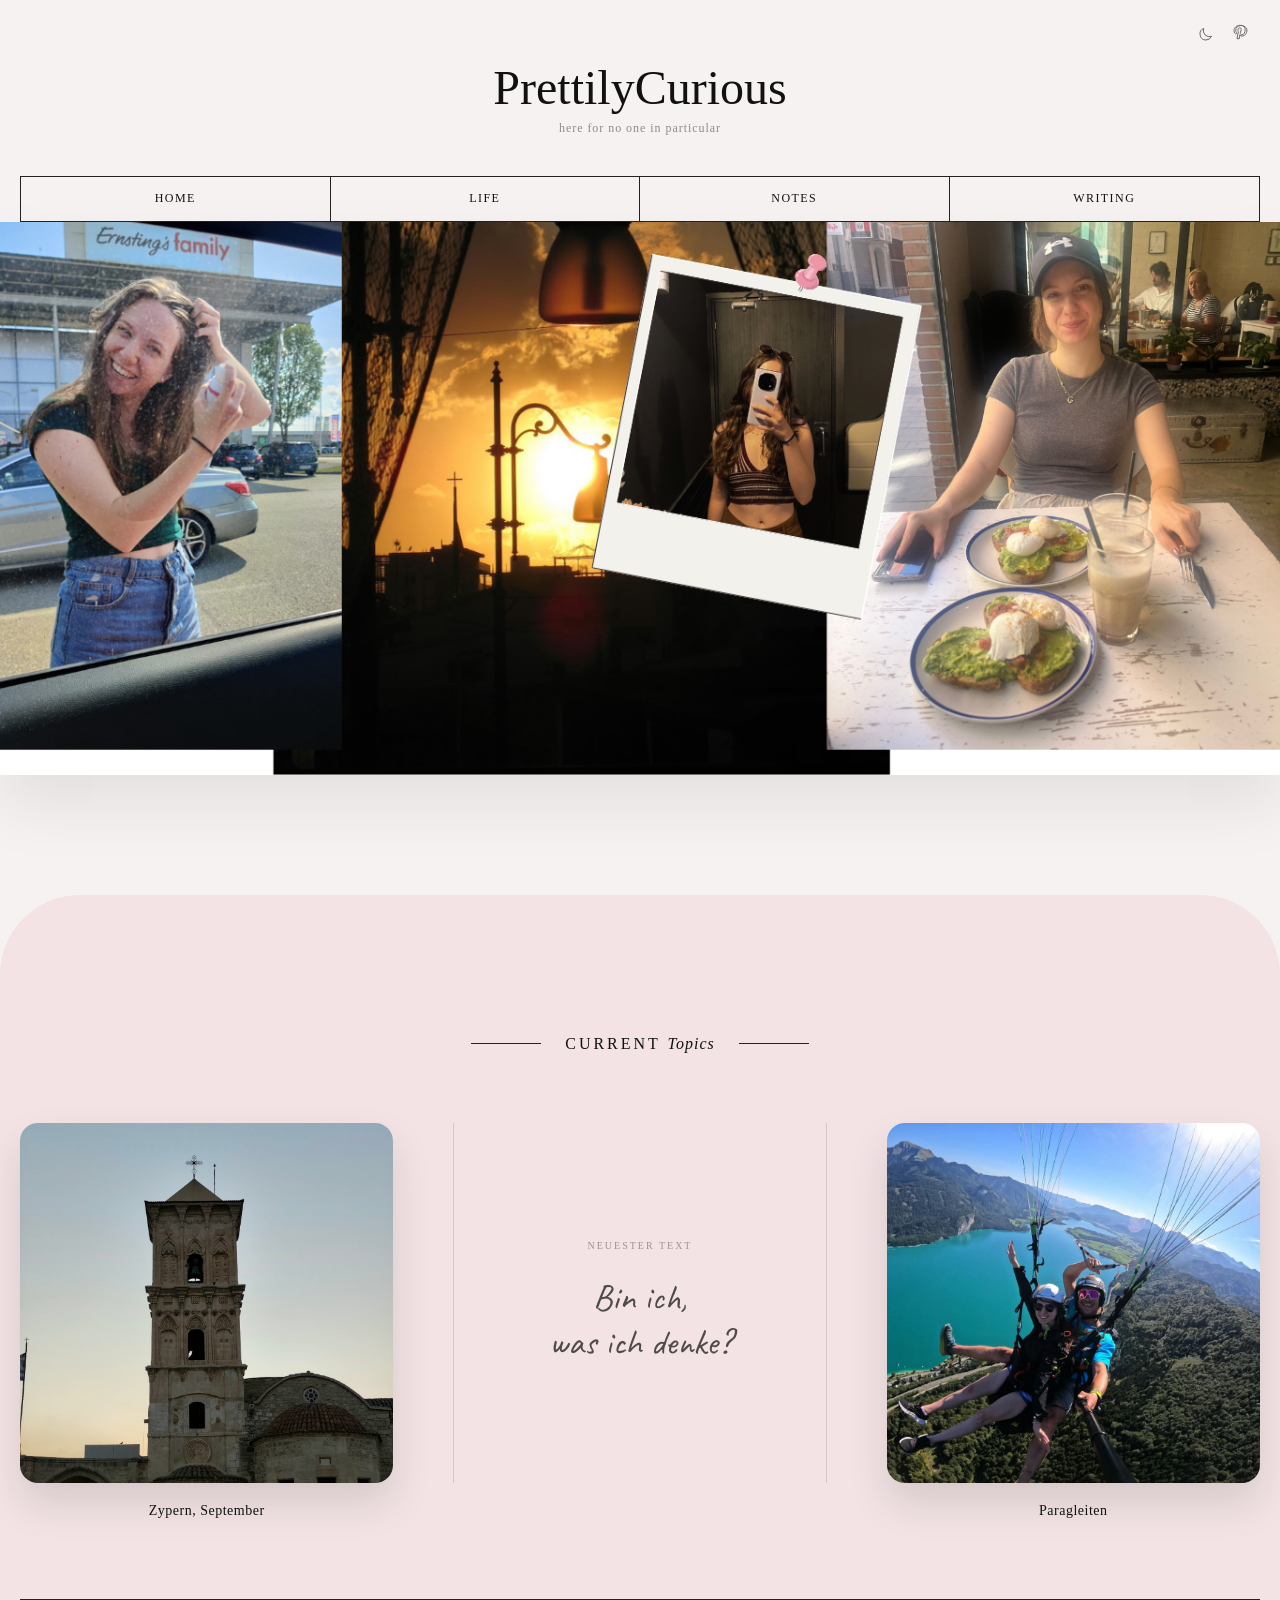
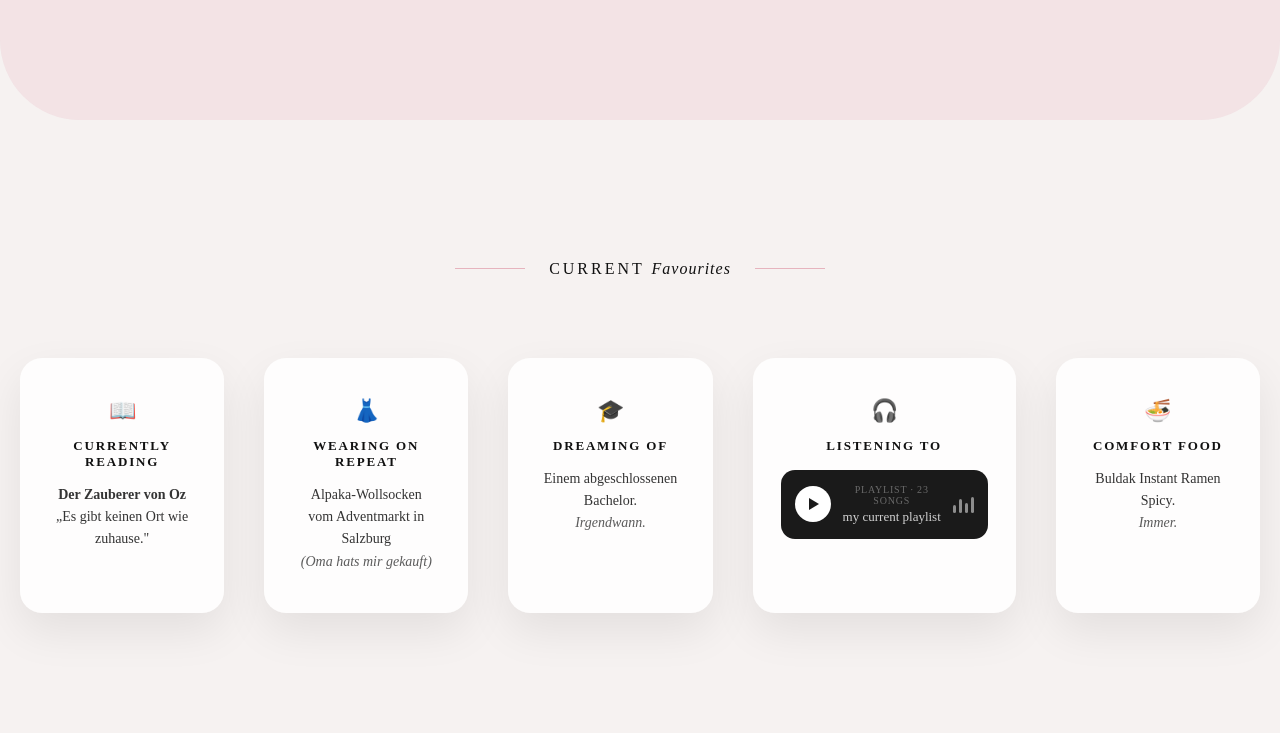
<file: index.html>
<!DOCTYPE html>
<html lang="en">
<head>
    <meta charset="UTF-8">
    <title>PrettilyCurious</title>
    <link rel="icon" type="image/svg+xml" href="favicon.svg">
    <meta name="viewport" content="width=device-width, initial-scale=1.0">
    <link rel="stylesheet" href="style.css">
    <link href="https://fonts.googleapis.com/css2?family=Caveat:wght@400;600&display=swap" rel="stylesheet">
</head>

<body>

<!-- HEADER -->
<header class="site-header">
    <div class="social-links">
        <button class="theme-toggle" id="themeToggle" aria-label="Dunkelmodus">
            <svg class="icon-moon" viewBox="0 0 24 24" aria-hidden="true"><path d="M20.354 15.354A9 9 0 018.646 3.646 9.003 9.003 0 0012 21a9.003 9.003 0 008.354-5.646z"/></svg>
            <svg class="icon-sun" viewBox="0 0 24 24" aria-hidden="true"><circle cx="12" cy="12" r="5"/><line x1="12" y1="1" x2="12" y2="3"/><line x1="12" y1="21" x2="12" y2="23"/><line x1="4.22" y1="4.22" x2="5.64" y2="5.64"/><line x1="18.36" y1="18.36" x2="19.78" y2="19.78"/><line x1="1" y1="12" x2="3" y2="12"/><line x1="21" y1="12" x2="23" y2="12"/><line x1="4.22" y1="19.78" x2="5.64" y2="18.36"/><line x1="18.36" y1="5.64" x2="19.78" y2="4.22"/></svg>
        </button>
        <a href="https://pinterest.com/prettilycurious" target="_blank" aria-label="Pinterest">
            <svg viewBox="0 0 24 24" aria-hidden="true">
                <path d="M12 2C6.9 2 3 5.4 3 9.9c0 3.3 1.9 5.2 3.1 5.2.5 0 .8-1.4.8-1.8
      0-.5-1.3-1.6-1.3-3.7 0-4.3 3.3-7.4 7.7-7.4
      3.7 0 6.4 2.1 6.4 5.9
      0 4.4-1.9 8.1-4.8 8.1
      -1.6 0-2.8-1.3-2.4-2.9
      .4-1.9 1.3-4 1.3-5.4
      0-1.2-.7-2.3-2-2.3
      -1.6 0-2.8 1.6-2.8 3.8
      0 1.4.5 2.3.5 2.3
      L7.5 22h3.4l.8-5.6
      c.5.9 1.9 1.7 3.3 1.7
      4.4 0 7.4-4 7.4-9.4
      C22.4 5.7 18.1 2 12 2z"/>
            </svg>
        </a>
    </div>


    <div class="page-width">

        <h1 class="logo">PrettilyCurious</h1>
        <p class="tagline">here for no one in particular</p>
        <nav class="nav">
            <a href="#">HOME</a>
            <a href="lifestyle.html">LIFE</a>
            <a href="notes.html">NOTES</a>
            <a href="writing.html">WRITING</a>
        </nav>

    </div>
</header>

<!-- HERO -->
<section class="hero">
    <div class="page-width">
        <img
                src="assets/images/Titelbild.png"
                alt="prettilycurious hero"
                class="hero-image"
        >
    </div>
</section>

<!-- CURRENT TOPICS -->
<section class="topics">
    <div class="page-width">

        <div class="topics-header">
            <span class="line"></span>
            <h2>CURRENT <em>Topics</em></h2>
            <span class="line"></span>
        </div>

        <div class="topics-grid">
            <a href="lifestyle.html" class="topic-card">
                <img src="assets/images/Zypern/WhatsApp Image 2026-11-12 at 01.18.21.jpeg" alt="">
                <p>Zypern, September</p>
            </a>

            <a href="writing.html#piece-descartes" class="topic-card text-only">
                <div class="topic-text-inner">
                    <span class="topic-label">Neuester Text</span>
                    <span class="topic-title">Bin ich,<br>was ich denke?</span>
                </div>
            </a>

            <a href="#" class="topic-card">
                <img src="assets/images/Paragleiten 2024.jpeg" alt="">
                <p>Paragleiten</p>
            </a>
        </div>

        <div class="topics-divider"></div>

    </div>
</section>

<!-- Diary Note -->
<!-- <section class="diary-note">
    <p>This space changes with the seasons.</p>
</section> -->


<!-- CURRENT FAVOURITES -->
<section class="favorites">
    <div class="page-width">

        <div class="favorites-header">
            <span class="line"></span>
            <h2>CURRENT <em>Favourites</em></h2>
            <span class="line"></span>
        </div>

        <div class="favorites-grid">

            <!-- 📖 CURRENTLY READING (mit Bild) -->
            <div class="favorite-card has-image">

                <div class="favorite-image">
                    <img src="assets/images/baum-lfder-zauberer-von-oz-besk-v3-249217-jpg.jpg" alt="Der Zauberer von Oz">
                </div>

                <div class="favorite-content">
                    <span class="icon">📖</span>
                    <h3>Currently reading</h3>
                    <p>
                        <strong>Der Zauberer von Oz</strong><br>
                        „Es gibt keinen Ort wie zuhause."
                    </p>
                </div>

            </div>

            <!-- 👗 WEARING ON REPEAT (mit Bild) -->
            <div class="favorite-card has-image">

                <div class="favorite-image">
                    <img src="assets/images/Cozy socks.jpg" alt="Cozy socks">
                </div>

                <div class="favorite-content">
                    <span class="icon">👗</span>
                    <h3>Wearing on repeat</h3>
                    <p>
                        Alpaka-Wollsocken<br>
                        vom Adventmarkt in Salzburg<br>
                        <em>(Oma hats mir gekauft)</em>
                    </p>
                </div>

            </div>

            <!-- 🎓 DREAMING OF (ohne Bild) -->
            <div class="favorite-card">

                <div class="favorite-content">
                    <span class="icon">🎓</span>
                    <h3>Dreaming of</h3>
                    <p>
                        Einem abgeschlossenen Bachelor.<br>
                        <em>Irgendwann.</em>
                    </p>
                </div>

            </div>

            <!-- 🎧 LISTENING TO (mini player) -->
            <div class="favorite-card listening-card">

                <div class="favorite-content">
                    <span class="icon">🎧</span>
                    <h3>Listening to</h3>
                    <a class="music-player" href="https://music.youtube.com/playlist?list=PLPMEV8E_Jcjc&si=m07_2GGmx9hDZYmh" target="_blank">
                        <div class="play-btn">
                            <svg viewBox="0 0 10 12" aria-hidden="true"><polygon points="0,0 10,6 0,12"/></svg>
                        </div>
                        <div class="player-info">
                            <div class="player-meta">Playlist · 23 Songs</div>
                            <div class="player-name">my current playlist</div>
                        </div>
                        <div class="equalizer">
                            <div class="eq-bar"></div>
                            <div class="eq-bar"></div>
                            <div class="eq-bar"></div>
                            <div class="eq-bar"></div>
                        </div>
                    </a>
                </div>

            </div>

            <!-- 🍝 COMFORT FOOD -->
            <div class="favorite-card has-image">

                <div class="favorite-image">
                    <img src="assets/images/Buldak.webp" alt="Buldak Ramen">
                </div>

                <div class="favorite-content">
                    <span class="icon">🍜</span>
                    <h3>Comfort food</h3>
                    <p>
                        Buldak Instant Ramen Spicy.<br>
                        <em>Immer.</em>
                    </p>
                </div>

            </div>

        </div>


    </div>
</section>

<script src="javaScript.js"></script>
</body>
</html>
</file>
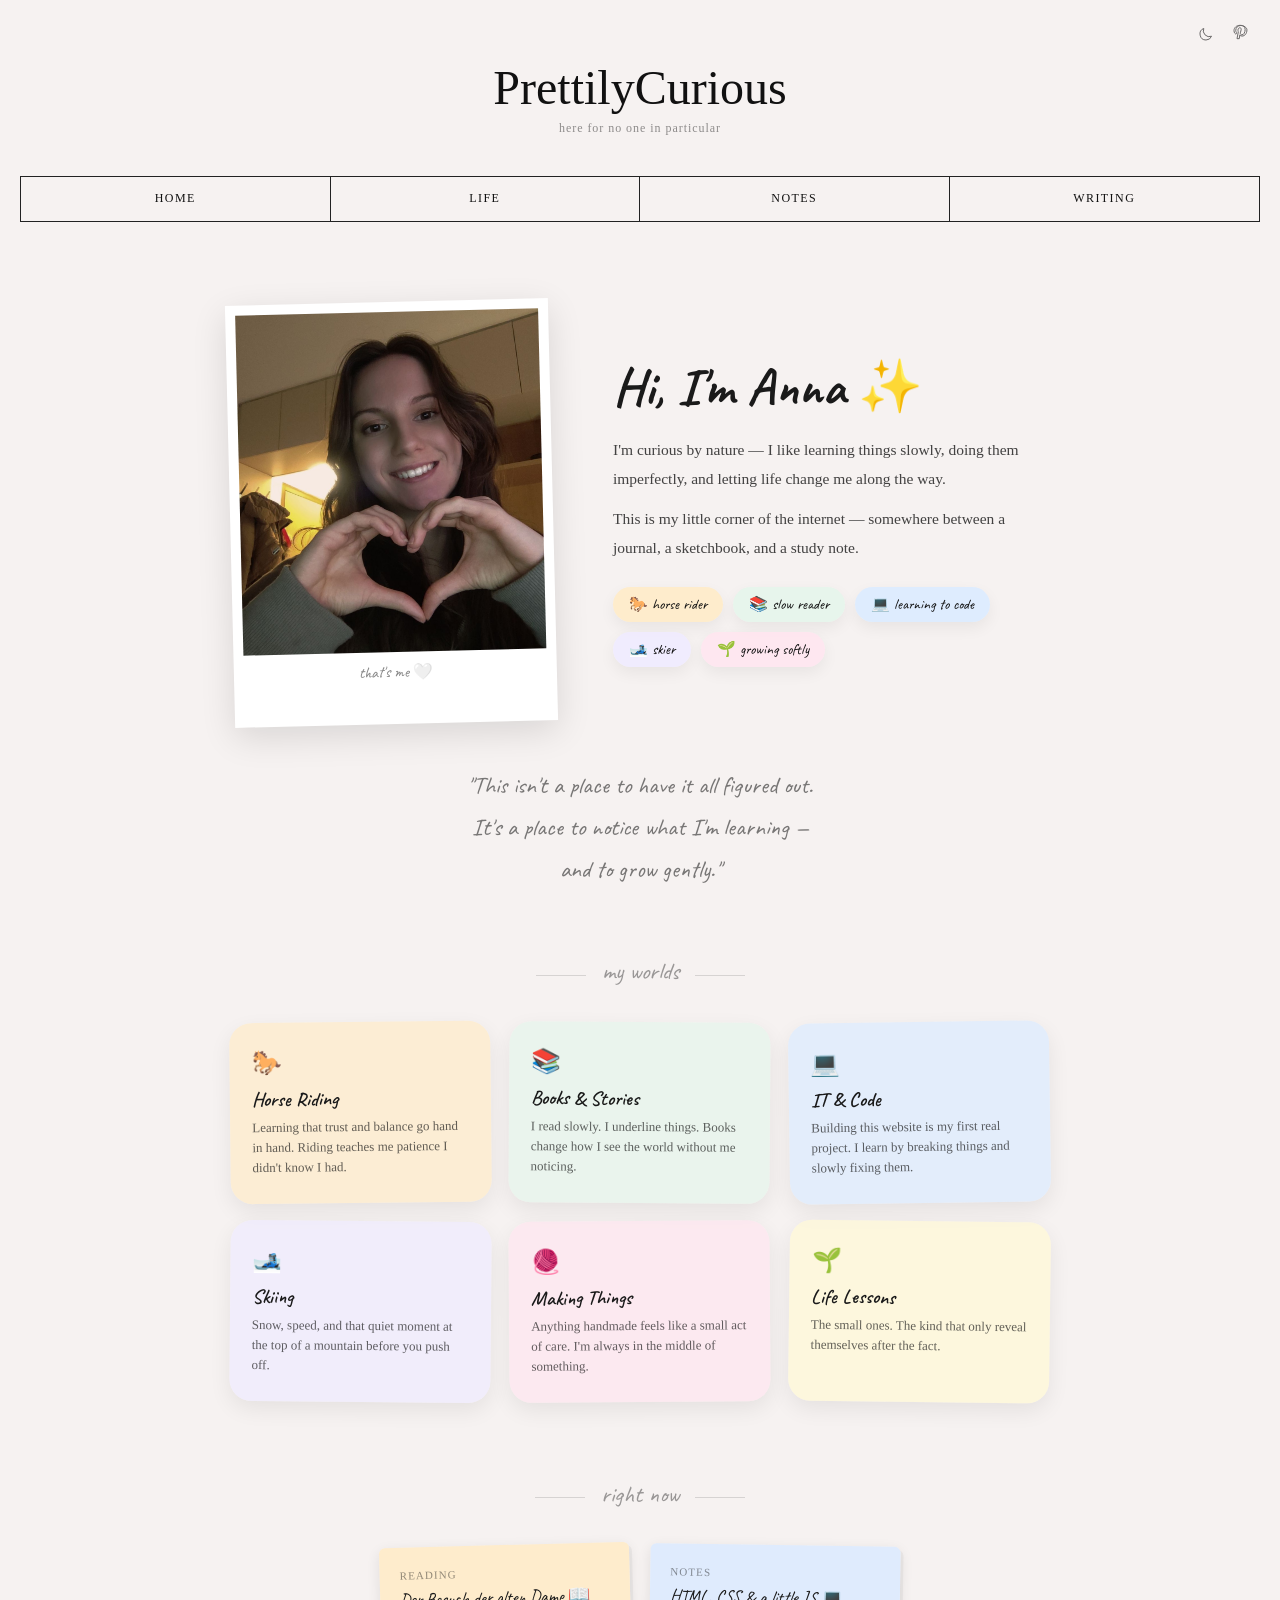
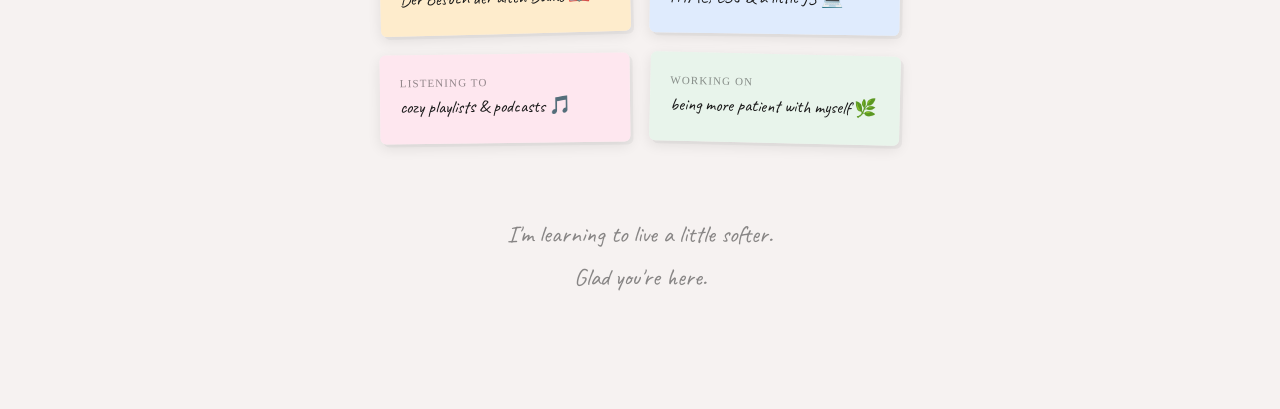
<file: about.html>
﻿<!DOCTYPE html>
<html lang="en">
<head>
    <meta charset="UTF-8">
    <title>About – PrettilyCurious</title>
    <link rel="icon" type="image/svg+xml" href="favicon.svg">
    <meta name="viewport" content="width=device-width, initial-scale=1.0">
    <link rel="stylesheet" href="style.css">
    <link href="https://fonts.googleapis.com/css2?family=Caveat:wght@400;600;700&display=swap" rel="stylesheet">
    <style>

        /* ── Hero ── */
        .about-hero {
            padding: 80px 20px 20px;
            max-width: 860px;
            margin: 0 auto;
            display: grid;
            grid-template-columns: 0.85fr 1.15fr;
            gap: 60px;
            align-items: center;
        }

        /* Polaroid-style photo */
        .about-photo-card {
            background: white;
            padding: 10px 10px 42px;
            box-shadow: 0 10px 35px rgba(0,0,0,0.12);
            transform: rotate(-1.4deg);
            position: relative;
        }
        .about-photo-card img {
            width: 100%;
            display: block;
            object-fit: cover;
            height: 340px;
        }
        .about-photo-caption {
            font-family: 'Caveat', cursive;
            font-size: 16px;
            text-align: center;
            padding-top: 10px;
            opacity: 0.5;
            display: block;
        }

        /* Intro text */
        .about-intro h1 {
            font-family: 'Caveat', cursive;
            font-size: 52px;
            font-weight: 700;
            line-height: 1.1;
            margin-bottom: 20px;
            color: #1a1a1a;
        }
        .about-intro p {
            font-size: 15.5px;
            line-height: 1.85;
            opacity: 0.78;
            margin-bottom: 12px;
        }

        /* Tags */
        .about-tags {
            display: flex;
            flex-wrap: wrap;
            gap: 10px;
            margin-top: 24px;
        }
        .about-tag {
            padding: 8px 16px;
            border-radius: 999px;
            font-size: 13px;
            box-shadow: 0 6px 16px rgba(0,0,0,0.06);
            font-family: 'Caveat', cursive;
            font-size: 15px;
        }
        .about-tag:nth-child(1) { background: rgba(255,235,200,0.9); }
        .about-tag:nth-child(2) { background: rgba(230,245,235,0.9); }
        .about-tag:nth-child(3) { background: rgba(220,235,255,0.9); }
        .about-tag:nth-child(4) { background: rgba(240,235,255,0.9); }
        .about-tag:nth-child(5) { background: rgba(255,230,240,0.9); }

        /* ── Chapter break (matching lifestyle) ── */
        .chapter-break {
            text-align: center;
            padding: 56px 0 36px;
        }
        .chapter-break::before,
        .chapter-break::after {
            content: '';
            display: inline-block;
            width: 50px; height: 1px;
            background: rgba(0,0,0,0.13);
            vertical-align: middle;
            margin: 0 16px;
        }
        .chapter-break span {
            font-family: 'Caveat', cursive;
            font-size: 24px;
            opacity: 0.42;
            color: #1a1a1a;
        }

        /* ── Quote ── */
        .about-quote {
            text-align: center;
            padding: 20px 20px 10px;
            max-width: 620px;
            margin: 0 auto;
        }
        .about-quote blockquote {
            font-family: 'Caveat', cursive;
            font-size: 24px;
            line-height: 1.75;
            opacity: 0.55;
            font-style: normal;
            font-weight: 400;
        }

        /* ── My Worlds ── */
        .about-worlds {
            max-width: 860px;
            margin: 0 auto;
            padding: 0 20px 20px;
        }
        .worlds-grid {
            display: grid;
            grid-template-columns: repeat(3, 1fr);
            gap: 18px;
        }
        .world-tile {
            padding: 26px 22px;
            border-radius: 22px;
            box-shadow: 0 8px 22px rgba(0,0,0,0.07);
            transition: transform 0.25s ease;
        }
        .world-tile:hover { transform: rotate(0deg) translateY(-4px) !important; }

        .world-tile:nth-child(1) { background: rgba(255,235,200,0.7);  transform: rotate(-0.6deg); }
        .world-tile:nth-child(2) { background: rgba(230,245,235,0.7);  transform: rotate(0.4deg); }
        .world-tile:nth-child(3) { background: rgba(220,235,255,0.7);  transform: rotate(-0.8deg); }
        .world-tile:nth-child(4) { background: rgba(240,235,255,0.7);  transform: rotate(0.5deg); }
        .world-tile:nth-child(5) { background: rgba(255,230,240,0.7);  transform: rotate(-0.4deg); }
        .world-tile:nth-child(6) { background: rgba(255,248,215,0.75); transform: rotate(0.7deg); }

        .world-emoji { font-size: 24px; display: block; margin-bottom: 10px; }
        .world-tile h4 {
            font-family: 'Caveat', cursive;
            font-size: 20px;
            font-weight: 600;
            margin-bottom: 6px;
            color: #1a1a1a;
        }
        .world-tile p { font-size: 13px; line-height: 1.55; opacity: 0.65; }

        /* ── Right now ── */
        .about-currently {
            max-width: 860px;
            margin: 0 auto;
            padding: 0 20px 30px;
        }
        .sticky-grid {
            display: grid;
            grid-template-columns: repeat(2, 1fr);
            gap: 20px;
            max-width: 520px;
            margin: 0 auto;
        }
        .sticky {
            padding: 22px 20px 24px;
            border-radius: 6px;
            box-shadow: 0 4px 14px rgba(0,0,0,0.09), 3px 3px 0 rgba(0,0,0,0.04);
            transition: transform 0.25s ease;
        }
        .sticky:hover { transform: rotate(0deg) scale(1.04) !important; }
        .sticky:nth-child(1) { background: rgba(255,235,200,0.9);  transform: rotate(-1.5deg); }
        .sticky:nth-child(2) { background: rgba(220,235,255,0.88); transform: rotate(0.9deg); }
        .sticky:nth-child(3) { background: rgba(255,230,240,0.88); transform: rotate(-0.7deg); }
        .sticky:nth-child(4) { background: rgba(230,245,235,0.88); transform: rotate(1.3deg); }

        .sticky-label {
            font-size: 11px;
            opacity: 0.45;
            letter-spacing: 0.1em;
            text-transform: uppercase;
            margin-bottom: 6px;
        }
        .sticky-value {
            font-family: 'Caveat', cursive;
            font-size: 18px;
            line-height: 1.4;
            color: #1a1a1a;
        }

        /* ── Closing ── */
        .about-closing {
            padding: 40px 20px 110px;
            text-align: center;
        }
        .about-closing p {
            font-family: 'Caveat', cursive;
            font-size: 24px;
            opacity: 0.48;
            line-height: 1.8;
        }

        /* ── Mobile ── */
        @media (max-width: 640px) {
            .about-hero {
                grid-template-columns: 1fr;
                gap: 32px;
                padding: 40px 16px 20px;
            }
            .about-intro h1 { font-size: 38px; }
            .about-photo-card { max-width: 220px; margin: 0 auto; }
            .about-worlds-grid { grid-template-columns: repeat(2, 1fr); gap: 14px; }
            .about-values-grid { grid-template-columns: repeat(2, 1fr); gap: 14px; }
            .about-quote { padding: 32px 16px; }
            .about-closing { padding: 24px 16px 70px; }
            .chapter-section-about { padding: 32px 16px; }
        }

    </style>
</head>

<body>

<header class="site-header">
    <div class="social-links">
        <button class="theme-toggle" id="themeToggle" aria-label="Dunkelmodus">
            <svg class="icon-moon" viewBox="0 0 24 24" aria-hidden="true"><path d="M20.354 15.354A9 9 0 018.646 3.646 9.003 9.003 0 0012 21a9.003 9.003 0 008.354-5.646z"/></svg>
            <svg class="icon-sun" viewBox="0 0 24 24" aria-hidden="true"><circle cx="12" cy="12" r="5"/><line x1="12" y1="1" x2="12" y2="3"/><line x1="12" y1="21" x2="12" y2="23"/><line x1="4.22" y1="4.22" x2="5.64" y2="5.64"/><line x1="18.36" y1="18.36" x2="19.78" y2="19.78"/><line x1="1" y1="12" x2="3" y2="12"/><line x1="21" y1="12" x2="23" y2="12"/><line x1="4.22" y1="19.78" x2="5.64" y2="18.36"/><line x1="18.36" y1="5.64" x2="19.78" y2="4.22"/></svg>
        </button>
        <a href="https://pinterest.com/prettilycurious" target="_blank" aria-label="Pinterest">
            <svg viewBox="0 0 24 24" aria-hidden="true">
                <path d="M12 2C6.9 2 3 5.4 3 9.9c0 3.3 1.9 5.2 3.1 5.2.5 0 .8-1.4.8-1.8
      0-.5-1.3-1.6-1.3-3.7 0-4.3 3.3-7.4 7.7-7.4
      3.7 0 6.4 2.1 6.4 5.9
      0 4.4-1.9 8.1-4.8 8.1
      -1.6 0-2.8-1.3-2.4-2.9
      .4-1.9 1.3-4 1.3-5.4
      0-1.2-.7-2.3-2-2.3
      -1.6 0-2.8 1.6-2.8 3.8
      0 1.4.5 2.3.5 2.3
      L7.5 22h3.4l.8-5.6
      c.5.9 1.9 1.7 3.3 1.7
      4.4 0 7.4-4 7.4-9.4
      C22.4 5.7 18.1 2 12 2z"/>
            </svg>
        </a>
    </div>
    <div class="page-width">
        <h1 class="logo">PrettilyCurious</h1>
        <p class="tagline">here for no one in particular</p>
        <nav class="nav">
            <a href="index.html">HOME</a>
            <a href="lifestyle.html">LIFE</a>
            <a href="notes.html">NOTES</a>
            <a href="writing.html">WRITING</a>
        </nav>
    </div>
</header>

<!-- HERO -->
<div class="about-hero">
    <div class="about-photo-card">
        <img src="assets/images/Heart_selfie.jpeg" alt="Anna">
        <span class="about-photo-caption">that's me 🤍</span>
    </div>
    <div class="about-intro">
        <h1>Hi, I'm Anna ✨</h1>
        <p>
            I'm curious by nature — I like learning things slowly,
            doing them imperfectly,
            and letting life change me along the way.
        </p>
        <p>
            This is my little corner of the internet —
            somewhere between a journal, a sketchbook, and a study note.
        </p>
        <div class="about-tags">
            <span class="about-tag">🐎 horse rider</span>
            <span class="about-tag">📚 slow reader</span>
            <span class="about-tag">💻 learning to code</span>
            <span class="about-tag">🎿 skier</span>
            <span class="about-tag">🌱 growing softly</span>
        </div>
    </div>
</div>

<!-- QUOTE -->
<div class="about-quote">
    <blockquote>
        "This isn't a place to have it all figured out.<br>
        It's a place to notice what I'm learning —<br>
        and to grow gently."
    </blockquote>
</div>

<!-- MY WORLDS -->
<div class="chapter-break"><span>my worlds</span></div>
<div class="about-worlds">
    <div class="worlds-grid">
        <div class="world-tile">
            <span class="world-emoji">🐎</span>
            <h4>Horse Riding</h4>
            <p>Learning that trust and balance go hand in hand. Riding teaches me patience I didn't know I had.</p>
        </div>
        <div class="world-tile">
            <span class="world-emoji">📚</span>
            <h4>Books & Stories</h4>
            <p>I read slowly. I underline things. Books change how I see the world without me noticing.</p>
        </div>
        <div class="world-tile">
            <span class="world-emoji">💻</span>
            <h4>IT & Code</h4>
            <p>Building this website is my first real project. I learn by breaking things and slowly fixing them.</p>
        </div>
        <div class="world-tile">
            <span class="world-emoji">🎿</span>
            <h4>Skiing</h4>
            <p>Snow, speed, and that quiet moment at the top of a mountain before you push off.</p>
        </div>
        <div class="world-tile">
            <span class="world-emoji">🧶</span>
            <h4>Making Things</h4>
            <p>Anything handmade feels like a small act of care. I'm always in the middle of something.</p>
        </div>
        <div class="world-tile">
            <span class="world-emoji">🌱</span>
            <h4>Life Lessons</h4>
            <p>The small ones. The kind that only reveal themselves after the fact.</p>
        </div>
    </div>
</div>

<!-- RIGHT NOW -->
<div class="chapter-break"><span>right now</span></div>
<div class="about-currently">
    <div class="sticky-grid">
        <div class="sticky">
            <div class="sticky-label">Reading</div>
            <div class="sticky-value">Der Besuch der alten Dame 📖</div>
        </div>
        <div class="sticky">
            <div class="sticky-label">NOTES</div>
            <div class="sticky-value">HTML, CSS & a little JS 💻</div>
        </div>
        <div class="sticky">
            <div class="sticky-label">Listening to</div>
            <div class="sticky-value">cozy playlists & podcasts 🎵</div>
        </div>
        <div class="sticky">
            <div class="sticky-label">Working on</div>
            <div class="sticky-value">being more patient with myself 🌿</div>
        </div>
    </div>
</div>

<!-- CLOSING -->
<div class="about-closing">
    <p>
        I'm learning to live a little softer.<br>
        Glad you're here.
    </p>
</div>

<script src="javaScript.js"></script>
</body>
</html>
</file>
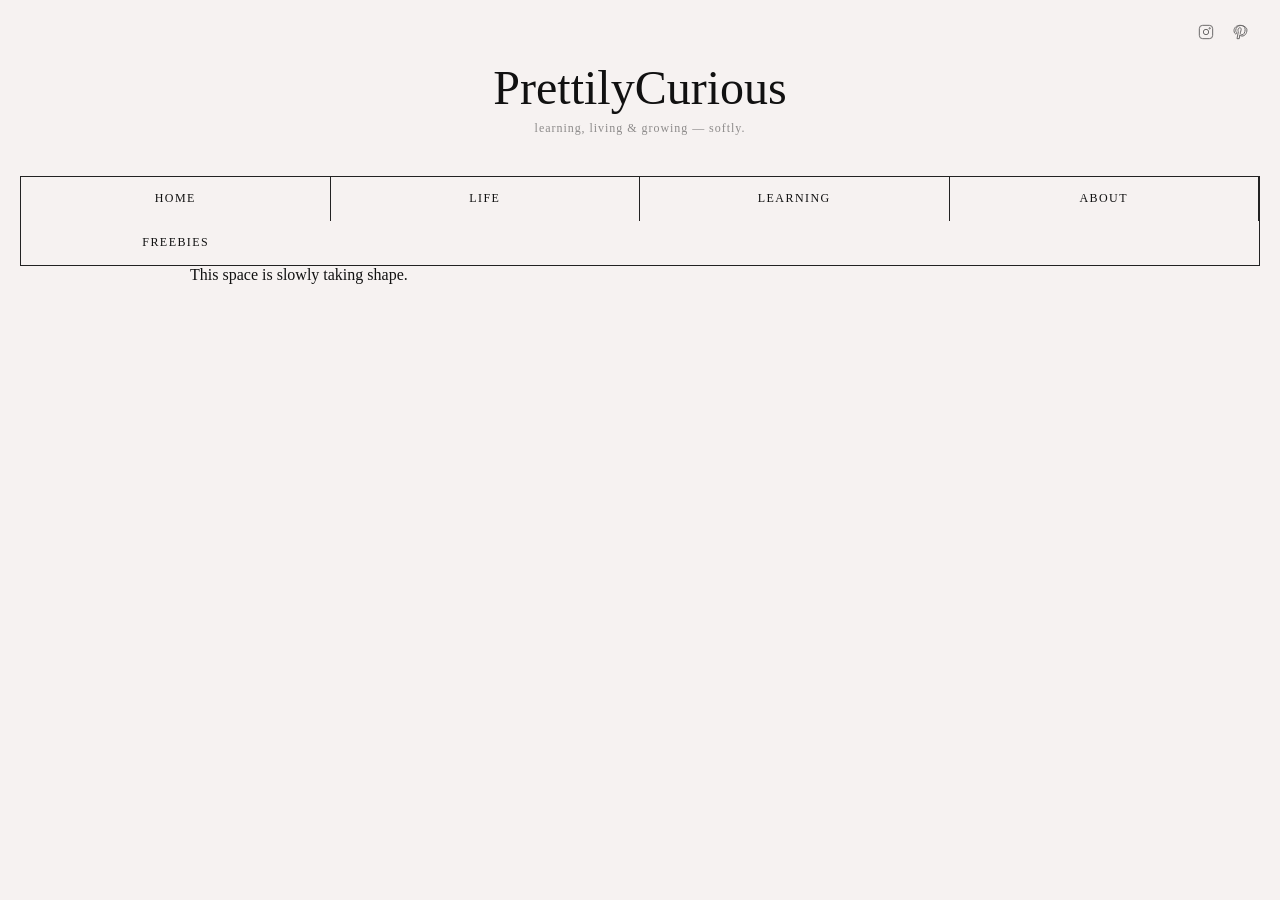
<file: dashboard.html>
<!DOCTYPE html>
<html lang="en">
<head>
    <meta charset="UTF-8">
    <title>Lifestyle – PrettilyCurious</title>
    <meta name="viewport" content="width=device-width, initial-scale=1.0">
    <link rel="stylesheet" href="style.css">
</head>

<body>

<header class="site-header">
    <div class="social-links">
        <a href="https://instagram.com/prettilycurious" target="_blank" aria-label="Instagram">
            <!-- Instagram Icon -->
            <svg viewBox="0 0 24 24" aria-hidden="true">
                <rect x="2" y="2" width="20" height="20" rx="5" ry="5"></rect>
                <circle cx="12" cy="12" r="4"></circle>
                <circle cx="17.5" cy="6.5" r="1"></circle>
            </svg>
        </a>

        <a href="https://pinterest.com/prettilycurious" target="_blank" aria-label="Pinterest">
            <!-- Pinterest Icon -->
            <svg viewBox="0 0 24 24" aria-hidden="true">
                <path d="M12 2C6.9 2 3 5.4 3 9.9c0 3.3 1.9 5.2 3.1 5.2.5 0 .8-1.4.8-1.8
      0-.5-1.3-1.6-1.3-3.7 0-4.3 3.3-7.4 7.7-7.4
      3.7 0 6.4 2.1 6.4 5.9
      0 4.4-1.9 8.1-4.8 8.1
      -1.6 0-2.8-1.3-2.4-2.9
      .4-1.9 1.3-4 1.3-5.4
      0-1.2-.7-2.3-2-2.3
      -1.6 0-2.8 1.6-2.8 3.8
      0 1.4.5 2.3.5 2.3
      L7.5 22h3.4l.8-5.6
      c.5.9 1.9 1.7 3.3 1.7
      4.4 0 7.4-4 7.4-9.4
      C22.4 5.7 18.1 2 12 2z"/>
            </svg>
        </a>
    </div>

    <div class="page-width">

        <h1 class="logo">PrettilyCurious</h1>
        <p class="tagline">learning, living & growing — softly.</p>

        <nav class="nav">
            <a href="index.html">HOME</a>
            <a href="lifestyle.html">LIFE</a>
            <a href="learning.html">LEARNING</a>
            <a href="about.html">ABOUT</a>
            <a href="#">FREEBIES</a>
        </nav>

    </div>
</header>

<section class="coming-soon">
    <div class="page-width narrow">
        <p class="coming-text">
            This space is slowly taking shape.
        </p>
    </div>
</section>

</body>
</html>
</file>
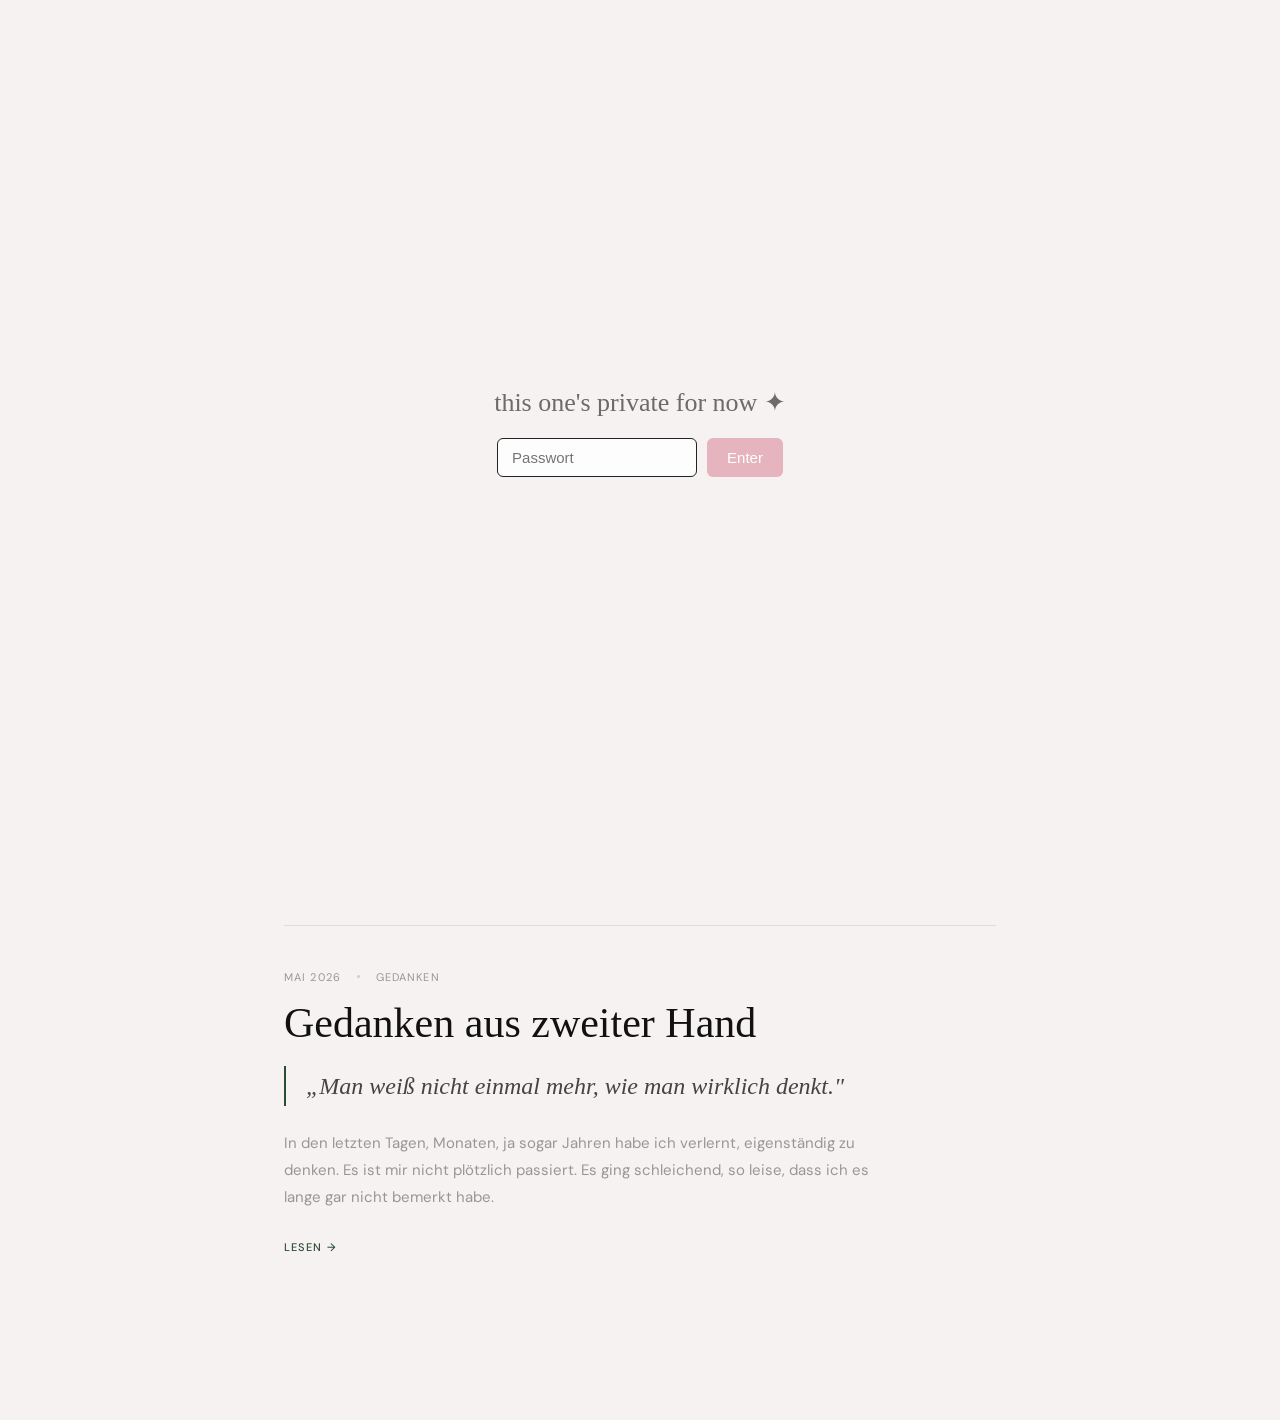
<file: writing.html>
﻿<!DOCTYPE html>
<html lang="de">
<head>
    <meta charset="UTF-8">
    <title>Writing – PrettilyCurious</title>
    <link rel="icon" type="image/svg+xml" href="favicon.svg">
    <meta name="viewport" content="width=device-width, initial-scale=1.0">
    <link rel="stylesheet" href="style.css">
    <link rel="preconnect" href="https://fonts.googleapis.com">
    <link rel="stylesheet" href="https://fonts.googleapis.com/css2?family=Cormorant+Garant:ital,wght@0,400;0,500;0,600;1,400;1,500&family=DM+Sans:ital,opsz,wght@0,9..40,300;0,9..40,400;0,9..40,500;1,9..40,300&display=swap">
    <style>

        :root {
            --w-green:  #2A4D38;
            --w-border: rgba(0,0,0,0.09);
            --w-muted:  rgba(0,0,0,0.38);
            --font-d: 'Cormorant Garant', Georgia, serif;
            --font-b: 'DM Sans', system-ui, sans-serif;
        }

        .writing-wrap {
            max-width: 760px;
            margin: 0 auto;
            padding: 0 24px 120px;
            font-family: var(--font-b);
        }

        /* ── Page header ── */
        .writing-hero {
            padding: 64px 0 48px;
            border-bottom: 1px solid var(--w-border);
            margin-bottom: 56px;
        }
        .writing-eyebrow {
            display: flex;
            align-items: center;
            gap: 12px;
            font-size: 10px;
            letter-spacing: 0.18em;
            text-transform: uppercase;
            font-weight: 500;
            color: var(--w-green);
            margin-bottom: 18px;
        }
        .writing-eyebrow::before {
            content: '';
            width: 28px;
            height: 1px;
            background: var(--w-green);
            flex-shrink: 0;
        }
        .writing-title {
            font-family: var(--font-d);
            font-size: clamp(48px, 8vw, 80px);
            font-weight: 500;
            line-height: 1;
            letter-spacing: -0.01em;
            margin-bottom: 16px;
        }
        .writing-subtitle {
            font-size: 15px;
            line-height: 1.6;
            color: var(--w-muted);
            max-width: 44ch;
        }

        /* ── Individual piece ── */
        .piece {
            padding: 44px 0;
            border-bottom: 1px solid var(--w-border);
        }
        .piece:last-child { border-bottom: none; }

        .piece-meta {
            display: flex;
            align-items: center;
            gap: 16px;
            font-size: 11px;
            letter-spacing: 0.1em;
            text-transform: uppercase;
            color: var(--w-muted);
            margin-bottom: 16px;
        }
        .piece-meta-dot {
            width: 3px;
            height: 3px;
            background: var(--w-muted);
            border-radius: 50%;
            opacity: 0.4;
        }

        .piece-title {
            font-family: var(--font-d);
            font-size: clamp(28px, 4vw, 42px);
            font-weight: 500;
            line-height: 1.1;
            margin-bottom: 16px;
            text-wrap: balance;
            text-decoration: none;
            color: inherit;
            display: block;
            transition: opacity 0.2s;
        }
        .piece-title:hover { opacity: 0.55; }

        .piece-excerpt {
            font-size: 15px;
            line-height: 1.8;
            color: var(--w-muted);
            max-width: 60ch;
            margin-bottom: 24px;
        }

        .piece-quote {
            border-left: 2px solid var(--w-green);
            padding: 2px 0 2px 20px;
            margin: 20px 0 24px;
        }
        .piece-quote p {
            font-family: var(--font-d);
            font-size: clamp(18px, 2.5vw, 24px);
            font-style: italic;
            font-weight: 400;
            line-height: 1.5;
            color: rgba(0,0,0,0.72);
        }

        .piece-read {
            font-size: 11px;
            letter-spacing: 0.1em;
            text-transform: uppercase;
            font-weight: 500;
            color: var(--w-green);
            text-decoration: none;
            transition: opacity 0.2s;
        }
        .piece-read:hover { opacity: 0.55; }

        /* ── Full text (expandable) ── */
        .piece-full {
            display: none;
            font-size: 15px;
            line-height: 1.9;
            color: rgba(0,0,0,0.72);
            max-width: 60ch;
        }
        .piece-full.open { display: block; }
        .piece-full p { margin-bottom: 18px; }
        .piece-full p:last-child { margin-bottom: 0; }

        /* ── Empty state ── */
        .writing-soon {
            padding: 56px 0;
            font-family: var(--font-d);
            font-size: 22px;
            font-style: italic;
            color: var(--w-muted);
        }

        /* ── Dark mode ── */
        [data-theme="dark"] { --w-green: #7ab89a; --w-muted: rgba(237,233,228,0.42); --w-border: rgba(237,233,228,0.1); }
        [data-theme="dark"] .piece-quote p { color: rgba(237,233,228,0.8); }
        [data-theme="dark"] .piece-full { color: rgba(237,233,228,0.75); }

        @media (max-width: 600px) {
            .writing-wrap { padding: 0 0 80px; }
            .writing-hero { padding: 48px 0 36px; }
        }

    </style>
</head>
<body>

<div id="pw-gate" style="display:none;position:fixed;inset:0;z-index:9999;background:var(--bg);display:flex;flex-direction:column;align-items:center;justify-content:center;gap:20px;padding:24px;">
  <p style="font-family:'Caveat',cursive;font-size:26px;opacity:0.6;">this one's private for now ✦</p>
  <form id="pw-form" style="display:flex;gap:10px;flex-wrap:wrap;justify-content:center;" onsubmit="return false;">
    <input id="pw-input" type="password" placeholder="Passwort" autocomplete="current-password"
      style="border:1px solid var(--border);border-radius:6px;padding:10px 14px;font-size:15px;background:var(--bg-card);color:var(--fg);outline:none;width:200px;">
    <button onclick="checkPw()"
      style="background:var(--soft-rose-solid);color:#fff;border:none;border-radius:6px;padding:10px 20px;font-size:15px;cursor:pointer;">Enter</button>
  </form>
  <p id="pw-err" style="font-size:13px;color:#c0556a;opacity:0;transition:opacity 0.2s;">Falsches Passwort.</p>
</div>
<script>
(function(){
  if(sessionStorage.getItem('pc_unlocked')==='1'){return;}
  var g=document.getElementById('pw-gate');
  g.style.display='flex';
  document.getElementById('pw-input').addEventListener('keydown',function(e){if(e.key==='Enter')checkPw();});
})();
function checkPw(){
  var v=document.getElementById('pw-input').value;
  var e=document.getElementById('pw-err');
  if(v==='priv4t3_'){sessionStorage.setItem('pc_unlocked','1');document.getElementById('pw-gate').style.display='none';}
  else{e.style.opacity='1';setTimeout(function(){e.style.opacity='0';},2000);}
}
</script>

<header class="site-header">
    <div class="social-links">
        <button class="theme-toggle" id="themeToggle" aria-label="Dunkelmodus">
            <svg class="icon-moon" viewBox="0 0 24 24" aria-hidden="true"><path d="M20.354 15.354A9 9 0 018.646 3.646 9.003 9.003 0 0012 21a9.003 9.003 0 008.354-5.646z"/></svg>
            <svg class="icon-sun" viewBox="0 0 24 24" aria-hidden="true"><circle cx="12" cy="12" r="5"/><line x1="12" y1="1" x2="12" y2="3"/><line x1="12" y1="21" x2="12" y2="23"/><line x1="4.22" y1="4.22" x2="5.64" y2="5.64"/><line x1="18.36" y1="18.36" x2="19.78" y2="19.78"/><line x1="1" y1="12" x2="3" y2="12"/><line x1="21" y1="12" x2="23" y2="12"/><line x1="4.22" y1="19.78" x2="5.64" y2="18.36"/><line x1="18.36" y1="5.64" x2="19.78" y2="4.22"/></svg>
        </button>
        <a href="https://pinterest.com/prettilycurious" target="_blank" aria-label="Pinterest">
            <svg viewBox="0 0 24 24" aria-hidden="true">
                <path d="M12 2C6.9 2 3 5.4 3 9.9c0 3.3 1.9 5.2 3.1 5.2.5 0 .8-1.4.8-1.8
      0-.5-1.3-1.6-1.3-3.7 0-4.3 3.3-7.4 7.7-7.4
      3.7 0 6.4 2.1 6.4 5.9
      0 4.4-1.9 8.1-4.8 8.1
      -1.6 0-2.8-1.3-2.4-2.9
      .4-1.9 1.3-4 1.3-5.4
      0-1.2-.7-2.3-2-2.3
      -1.6 0-2.8 1.6-2.8 3.8
      0 1.4.5 2.3.5 2.3
      L7.5 22h3.4l.8-5.6
      c.5.9 1.9 1.7 3.3 1.7
      4.4 0 7.4-4 7.4-9.4
      C22.4 5.7 18.1 2 12 2z"/>
            </svg>
        </a>
    </div>
    <div class="page-width">
        <h1 class="logo">PrettilyCurious</h1>
        <p class="tagline">here for no one in particular</p>
        <nav class="nav">
            <a href="index.html">HOME</a>
            <a href="lifestyle.html">LIFE</a>
            <a href="notes.html">NOTES</a>
            <a href="writing.html">WRITING</a>
        </nav>
    </div>
</header>

<div class="writing-wrap">

    <div class="writing-hero">
        <div class="writing-eyebrow">PrettilyCurious</div>
        <h1 class="writing-title">Writing</h1>
        <p class="writing-subtitle">Gedanken, die irgendwo landen mussten.</p>
    </div>

    <!-- Piece 1 -->
    <article class="piece" id="piece-descartes">
        <div class="piece-meta">
            <span>August 2026</span>
            <span class="piece-meta-dot"></span>
            <span>Philosophie</span>
        </div>
        <a href="#piece-descartes" class="piece-title" onclick="togglePiece('descartes'); return false;">
            Bin ich, was ich denke?
        </a>
        <div class="piece-quote">
            <p>„Vielleicht bin ich nicht meine Gedanken. Vielleicht bin ich diejenige, die sie beobachtet."</p>
        </div>
        <p class="piece-excerpt">„Ich denke, also bin ich." — Aber wenn das stimmt, was bedeutet es dann, wenn ich schlecht denke? Bin ich dann schlecht?</p>
        <div class="piece-full" id="full-descartes">
            <p>Ich glaube nicht. Ein Gedanke allein macht einen Menschen nicht zu dem, was er denkt. Gedanken entstehen, manchmal bewusst, manchmal völlig unkontrolliert. Wir können etwas denken, das unseren eigenen Werten widerspricht, ohne deshalb ein schlechter Mensch zu sein.</p>
            <p>Vielleicht müsste man Descartes' Satz deshalb weiterdenken: Ich denke, also bin ich. Aber was ich denke, definiert nicht zwangsläufig, wer ich bin. Vielmehr zeigt sich das, was in mir steckt, darin, wie ich mit meinen Gedanken umgehe.</p>
            <p>Vielleicht bin ich also nicht meine Gedanken. Vielleicht bin ich diejenige, die sie beobachtet, hinterfragt und entscheidet, welchen sie Bedeutung gibt.</p>
        </div>
        <a href="#" class="piece-read" id="toggle-descartes" onclick="togglePiece('descartes'); return false;">Lesen →</a>
    </article>

    <!-- Piece 2 -->
    <article class="piece" id="piece-gedanken">
        <div class="piece-meta">
            <span>Mai 2026</span>
            <span class="piece-meta-dot"></span>
            <span>Gedanken</span>
        </div>
        <a href="#piece-gedanken" class="piece-title" onclick="togglePiece('gedanken'); return false;">
            Gedanken aus zweiter Hand
        </a>
        <div class="piece-quote">
            <p>„Man weiß nicht einmal mehr, wie man wirklich denkt."</p>
        </div>
        <p class="piece-excerpt">In den letzten Tagen, Monaten, ja sogar Jahren habe ich verlernt, eigenständig zu denken. Es ist mir nicht plötzlich passiert. Es ging schleichend, so leise, dass ich es lange gar nicht bemerkt habe.</p>
        <div class="piece-full" id="full-gedanken">
            <p>In den letzten Tagen, Monaten, ja sogar Jahren habe ich verlernt, eigenständig zu denken. Es ist mir nicht plötzlich passiert. Es ging schleichend, so leise, dass ich es lange gar nicht bemerkt habe.</p>
            <p>Das ganze Leben lang wird einem erklärt, was der richtige Weg ist: in die Schule gehen, lernen, Matura machen, studieren. Sogar welche Studiengänge „sinnvoll" sind, wird einem nahegelegt, und zwar oft unabhängig davon, was einen eigentlich interessiert. Sicher soll es sein, vernünftig, mit Zukunft.</p>
            <p>Also macht man. Tagein, tagaus. Genau das, was einem gesagt wird. Man lernt die vorgegebenen Themen, übernimmt die Meinungen von Familie und Lehrern, ohne viel zu hinterfragen. Warum auch? Der Weg ist ja vorgezeichnet, und solange man ihm folgt, kann eigentlich nichts schiefgehen.</p>
            <p>Und plötzlich steht man an der Uni oder in der Arbeitswelt. Man wird ins kalte Wasser geworfen und allein gelassen. Auf einmal gibt es so viele Wege, so viele Meinungen, so viele Möglichkeiten. Aber keinen Leitfaden mehr. Niemand sagt einem, welche Richtung die richtige ist. Die Freiheit, nach der man sich vielleicht jahrelang gesehnt hat, fühlt sich nicht nach Freiheit an. Sie fühlt sich nach Orientierungslosigkeit an.</p>
            <p>Man fühlt sich verloren. Und um den Schaden zu begrenzen, nimmt man den Weg des geringsten Widerstands. Man übernimmt wieder die Meinungen anderer, ohne sie groß zu hinterfragen: die von Kommilitonen, Professoren, Eltern. Die werden's schon wissen.</p>
            <p>Den Prüfungsstoff lernt man auswendig, denn die Zeit, ihn wirklich zu verstehen, hat man nicht. Man hetzt von Abgabe zu Abgabe, von Prüfung zu Prüfung. Und um noch mehr Zeit zu sparen, greift man zu Large Language Models. Sie formulieren, fassen zusammen, erklären und liefern Antworten, bevor man überhaupt richtig über die Frage nachgedacht hat. Das ist bequem und effizient. Beim eigenständigen Denken hilft es aber auch nicht. Im Gegenteil: Man gibt noch ein Stück mehr davon ab.</p>
            <p>Und irgendwann liegt man nachts im Bett und merkt, dass man eigentlich keine Ahnung hat, wer man ist oder was man denkt. Man weiß nicht einmal mehr, <em>wie</em> man wirklich denkt. Wie fühlt es sich an, einen Gedanken zu Ende zu führen, ohne ihn sofort abzugleichen? Eine Meinung zu haben, die nicht von irgendjemandem geliehen ist?</p>
            <p>Wie lerne ich wieder zu denken? Wie bilde ich mir eigene Meinungen?</p>
            <p>Vielleicht beginnt es genau hier, mit dieser Frage. Ich weiß noch nicht, wie dieser Weg aussieht. Aber zum ersten Mal seit Langem möchte ich ihn selbst finden.</p>
        </div>
        <a href="#" class="piece-read" id="toggle-gedanken" onclick="togglePiece('gedanken'); return false;">Lesen →</a>
    </article>


</div>

<script>
    function togglePiece(id) {
        const full   = document.getElementById('full-' + id);
        const toggle = document.getElementById('toggle-' + id);
        const open   = full.classList.toggle('open');
        toggle.textContent = open ? '← Weniger' : 'Lesen →';
    }
</script>
<script src="javaScript.js"></script>

</body>
</html>
</file>
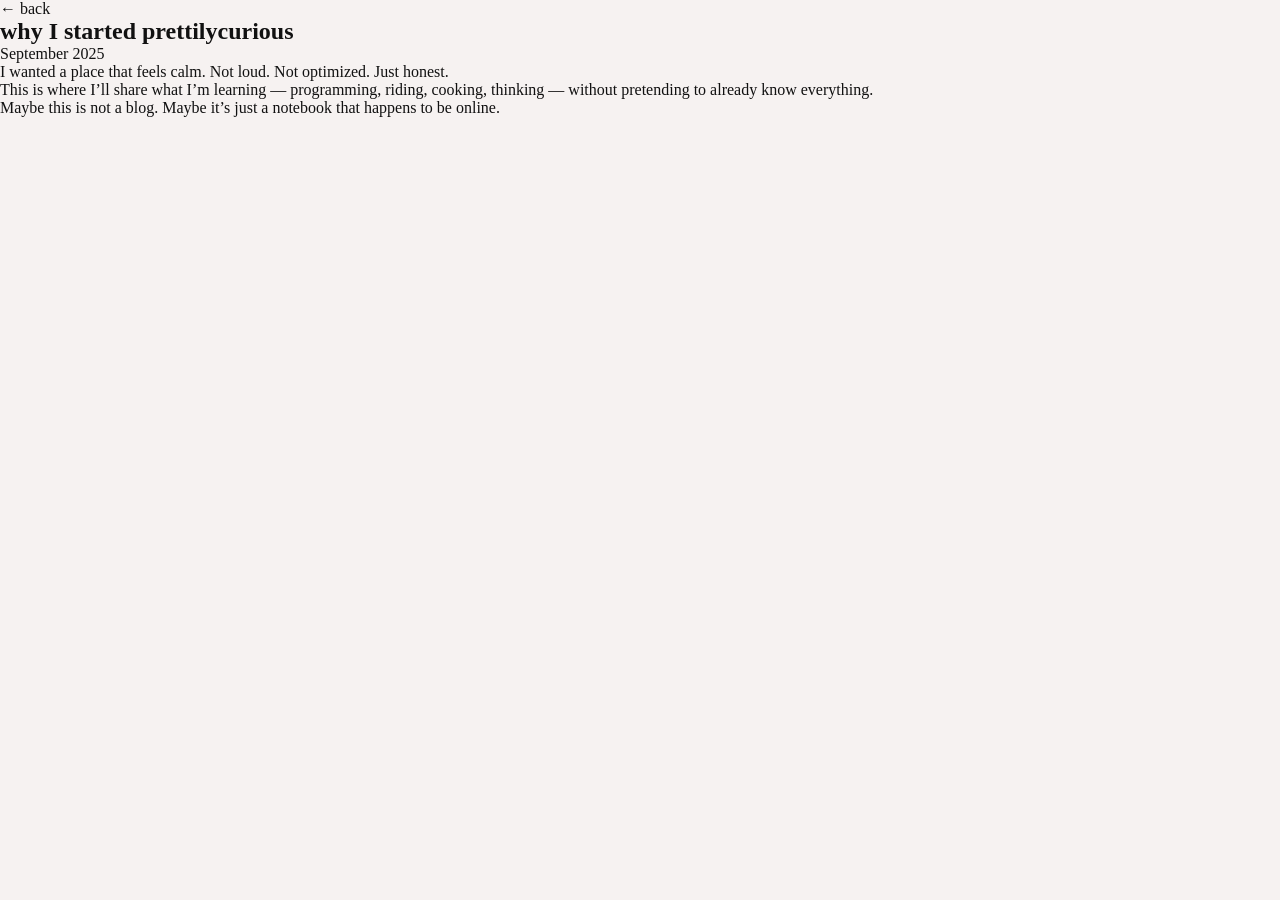
<file: posts/first-entry.html>
<!DOCTYPE html>
<html lang="en">
<head>
    <meta charset="UTF-8" />
    <title>why I started prettilycurious</title>
    <link rel="stylesheet" href="../style.css" />
    <meta name="viewport" content="width=device-width, initial-scale=1.0">
</head>
<body>

<main class="container narrow">
    <a href="../index.html" class="back">← back</a>

    <article class="entry">
        <h1>why I started prettilycurious</h1>
        <p class="date">September 2025</p>

        <p>
            I wanted a place that feels calm.
            Not loud. Not optimized. Just honest.
        </p>

        <p>
            This is where I’ll share what I’m learning — programming, riding,
            cooking, thinking — without pretending to already know everything.
        </p>

        <p>
            Maybe this is not a blog.
            Maybe it’s just a notebook that happens to be online.
        </p>
    </article>
</main>

</body>
</html>
</file>
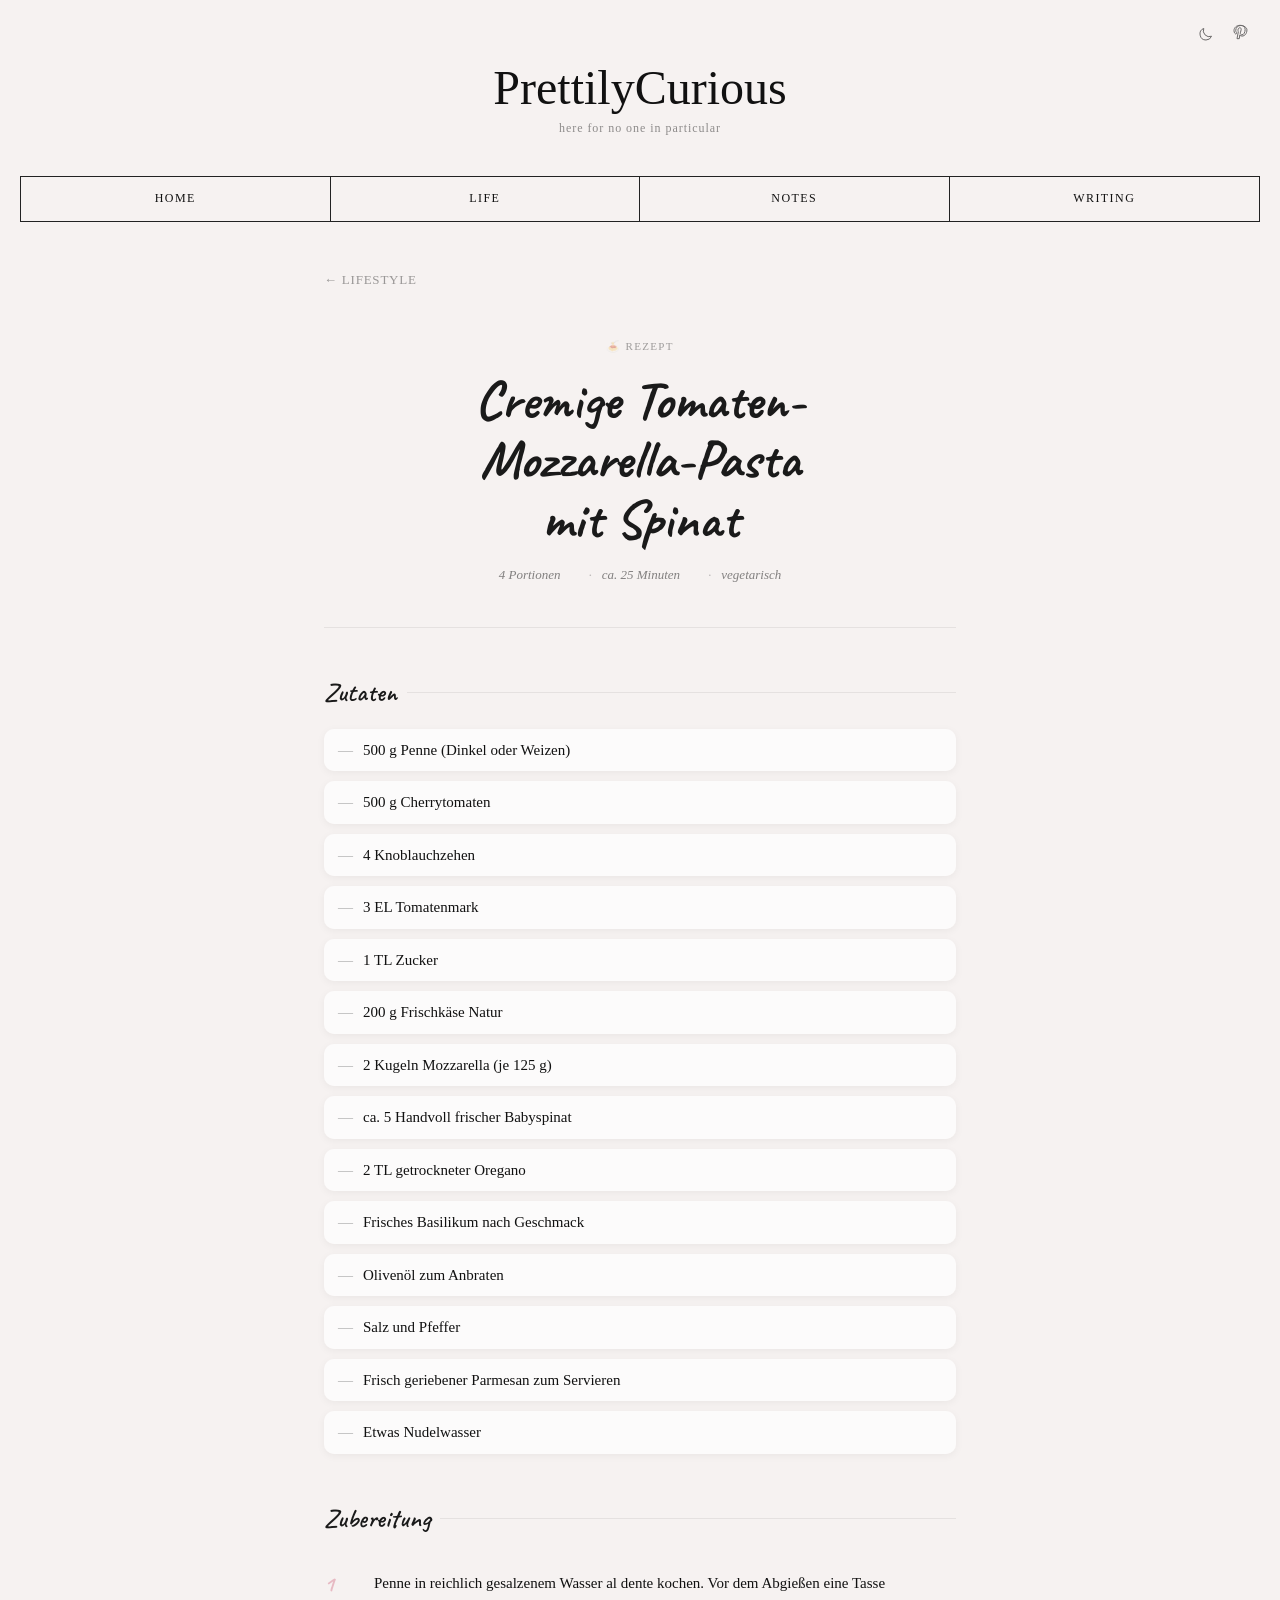
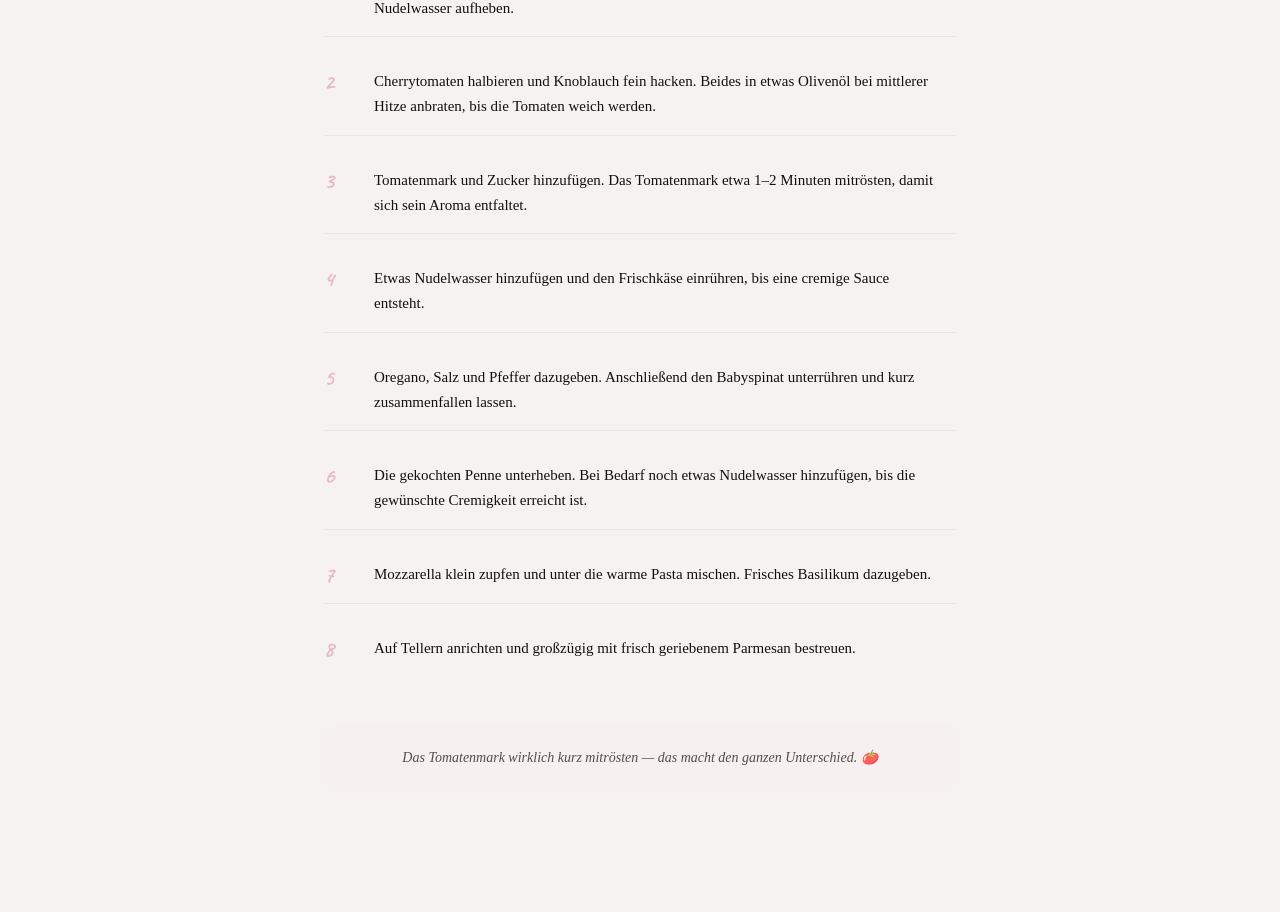
<file: posts/tomaten-mozzarella-pasta.html>
﻿<!DOCTYPE html>
<html lang="de">
<head>
    <meta charset="UTF-8">
    <title>Cremige Tomaten-Mozzarella-Pasta – PrettilyCurious</title>
    <link rel="icon" type="image/svg+xml" href="../favicon.svg">
    <meta name="viewport" content="width=device-width, initial-scale=1.0">
    <link rel="stylesheet" href="../style.css">
    <link href="https://fonts.googleapis.com/css2?family=Caveat:wght@400;600;700&display=swap" rel="stylesheet">
    <style>

        .recipe-page {
            max-width: 680px;
            margin: 0 auto;
            padding: 48px 24px 120px;
        }

        .back-link {
            display: inline-block;
            font-size: 13px;
            letter-spacing: 0.06em;
            text-transform: uppercase;
            opacity: 0.4;
            text-decoration: none;
            color: inherit;
            margin-bottom: 48px;
            transition: opacity 0.2s;
        }
        .back-link:hover { opacity: 0.75; }

        /* ── Recipe hero ── */
        .recipe-hero {
            text-align: center;
            padding-bottom: 44px;
            border-bottom: 1px solid rgba(0,0,0,0.07);
            margin-bottom: 48px;
        }
        .recipe-tag {
            display: inline-block;
            font-size: 11px;
            letter-spacing: 0.12em;
            text-transform: uppercase;
            opacity: 0.38;
            margin-bottom: 18px;
            font-family: Georgia, serif;
        }
        .recipe-title {
            font-family: 'Caveat', cursive;
            font-size: 54px;
            font-weight: 700;
            line-height: 1.1;
            margin-bottom: 18px;
            color: #1a1a1a;
        }
        .recipe-meta {
            display: flex;
            gap: 28px;
            justify-content: center;
            flex-wrap: wrap;
            font-size: 13px;
            opacity: 0.5;
            font-style: italic;
        }
        .recipe-meta span::before {
            content: '·';
            margin-right: 10px;
            opacity: 0.5;
        }
        .recipe-meta span:first-child::before { content: ''; margin: 0; }

        /* ── Sections ── */
        .recipe-section {
            margin-bottom: 48px;
        }
        .recipe-section-title {
            font-family: 'Caveat', cursive;
            font-size: 26px;
            font-weight: 600;
            color: #1a1a1a;
            margin-bottom: 20px;
            display: flex;
            align-items: center;
            gap: 10px;
        }
        .recipe-section-title::after {
            content: '';
            flex: 1;
            height: 1px;
            background: rgba(0,0,0,0.07);
        }

        /* ── Ingredients ── */
        .ingredient-list {
            list-style: none;
            padding: 0;
            margin: 0;
            display: grid;
            gap: 10px;
        }
        .ingredient-list li {
            display: flex;
            align-items: baseline;
            gap: 10px;
            font-size: 15px;
            line-height: 1.5;
            padding: 10px 14px;
            border-radius: 10px;
            background: rgba(255,255,255,0.7);
            box-shadow: 0 2px 8px rgba(0,0,0,0.05);
        }
        .ingredient-list li::before {
            content: '—';
            opacity: 0.3;
            flex-shrink: 0;
            font-family: Georgia, serif;
        }

        /* ── Steps ── */
        .step-list {
            list-style: none;
            padding: 0;
            margin: 0;
            display: grid;
            gap: 16px;
            counter-reset: steps;
        }
        .step-list li {
            counter-increment: steps;
            display: grid;
            grid-template-columns: 36px 1fr;
            gap: 14px;
            align-items: start;
            font-size: 15px;
            line-height: 1.65;
            padding: 16px 16px 16px 0;
            border-bottom: 1px solid rgba(0,0,0,0.05);
        }
        .step-list li:last-child { border-bottom: none; }
        .step-list li::before {
            content: counter(steps);
            font-family: 'Caveat', cursive;
            font-size: 22px;
            font-weight: 700;
            color: rgba(230,180,190,0.9);
            line-height: 1;
            padding-top: 2px;
        }

        /* ── Closing note ── */
        .recipe-note {
            margin-top: 48px;
            padding: 22px 24px;
            background: rgba(255,225,230,0.18);
            border-radius: 14px;
            font-style: italic;
            font-size: 14px;
            line-height: 1.7;
            opacity: 0.72;
            text-align: center;
        }

        @media (max-width: 640px) {
            .recipe-title { font-size: 40px; }
            .recipe-page { padding: 32px 18px 80px; }
        }

    </style>
</head>
<body>

<header class="site-header">
    <div class="social-links">
        <button class="theme-toggle" id="themeToggle" aria-label="Dunkelmodus">
            <svg class="icon-moon" viewBox="0 0 24 24" aria-hidden="true"><path d="M20.354 15.354A9 9 0 018.646 3.646 9.003 9.003 0 0012 21a9.003 9.003 0 008.354-5.646z"/></svg>
            <svg class="icon-sun" viewBox="0 0 24 24" aria-hidden="true"><circle cx="12" cy="12" r="5"/><line x1="12" y1="1" x2="12" y2="3"/><line x1="12" y1="21" x2="12" y2="23"/><line x1="4.22" y1="4.22" x2="5.64" y2="5.64"/><line x1="18.36" y1="18.36" x2="19.78" y2="19.78"/><line x1="1" y1="12" x2="3" y2="12"/><line x1="21" y1="12" x2="23" y2="12"/><line x1="4.22" y1="19.78" x2="5.64" y2="18.36"/><line x1="18.36" y1="5.64" x2="19.78" y2="4.22"/></svg>
        </button>
        <a href="https://pinterest.com/prettilycurious" target="_blank" aria-label="Pinterest">
            <svg viewBox="0 0 24 24" aria-hidden="true">
                <path d="M12 2C6.9 2 3 5.4 3 9.9c0 3.3 1.9 5.2 3.1 5.2.5 0 .8-1.4.8-1.8
      0-.5-1.3-1.6-1.3-3.7 0-4.3 3.3-7.4 7.7-7.4
      3.7 0 6.4 2.1 6.4 5.9
      0 4.4-1.9 8.1-4.8 8.1
      -1.6 0-2.8-1.3-2.4-2.9
      .4-1.9 1.3-4 1.3-5.4
      0-1.2-.7-2.3-2-2.3
      -1.6 0-2.8 1.6-2.8 3.8
      0 1.4.5 2.3.5 2.3
      L7.5 22h3.4l.8-5.6
      c.5.9 1.9 1.7 3.3 1.7
      4.4 0 7.4-4 7.4-9.4
      C22.4 5.7 18.1 2 12 2z"/>
            </svg>
        </a>
    </div>
    <div class="page-width">
        <h1 class="logo">PrettilyCurious</h1>
        <p class="tagline">here for no one in particular</p>
        <nav class="nav">
            <a href="../index.html">HOME</a>
            <a href="../lifestyle.html">LIFE</a>
            <a href="../notes.html">NOTES</a>
            <a href="../writing.html">WRITING</a>
        </nav>
    </div>
</header>

<div class="recipe-page">

    <a href="../lifestyle.html" class="back-link">← Lifestyle</a>

    <div class="recipe-hero">
        <span class="recipe-tag">🍝 Rezept</span>
        <h1 class="recipe-title">Cremige Tomaten-<br>Mozzarella-Pasta<br>mit Spinat</h1>
        <div class="recipe-meta">
            <span>4 Portionen</span>
            <span>ca. 25 Minuten</span>
            <span>vegetarisch</span>
        </div>
    </div>

    <div class="recipe-section">
        <h2 class="recipe-section-title">Zutaten</h2>
        <ul class="ingredient-list">
            <li>500 g Penne (Dinkel oder Weizen)</li>
            <li>500 g Cherrytomaten</li>
            <li>4 Knoblauchzehen</li>
            <li>3 EL Tomatenmark</li>
            <li>1 TL Zucker</li>
            <li>200 g Frischkäse Natur</li>
            <li>2 Kugeln Mozzarella (je 125 g)</li>
            <li>ca. 5 Handvoll frischer Babyspinat</li>
            <li>2 TL getrockneter Oregano</li>
            <li>Frisches Basilikum nach Geschmack</li>
            <li>Olivenöl zum Anbraten</li>
            <li>Salz und Pfeffer</li>
            <li>Frisch geriebener Parmesan zum Servieren</li>
            <li>Etwas Nudelwasser</li>
        </ul>
    </div>

    <div class="recipe-section">
        <h2 class="recipe-section-title">Zubereitung</h2>
        <ol class="step-list">
            <li>Penne in reichlich gesalzenem Wasser al dente kochen. Vor dem Abgießen eine Tasse Nudelwasser aufheben.</li>
            <li>Cherrytomaten halbieren und Knoblauch fein hacken. Beides in etwas Olivenöl bei mittlerer Hitze anbraten, bis die Tomaten weich werden.</li>
            <li>Tomatenmark und Zucker hinzufügen. Das Tomatenmark etwa 1–2 Minuten mitrösten, damit sich sein Aroma entfaltet.</li>
            <li>Etwas Nudelwasser hinzufügen und den Frischkäse einrühren, bis eine cremige Sauce entsteht.</li>
            <li>Oregano, Salz und Pfeffer dazugeben. Anschließend den Babyspinat unterrühren und kurz zusammenfallen lassen.</li>
            <li>Die gekochten Penne unterheben. Bei Bedarf noch etwas Nudelwasser hinzufügen, bis die gewünschte Cremigkeit erreicht ist.</li>
            <li>Mozzarella klein zupfen und unter die warme Pasta mischen. Frisches Basilikum dazugeben.</li>
            <li>Auf Tellern anrichten und großzügig mit frisch geriebenem Parmesan bestreuen.</li>
        </ol>
    </div>

    <p class="recipe-note">
        Das Tomatenmark wirklich kurz mitrösten — das macht den ganzen Unterschied. 🍅
    </p>

</div>

</body>
</html>
</file>
<file: style.css>
/* RESET */
:root {
   --soft-rose: rgba(230, 180, 190, 0.25);
   --soft-rose-solid: #e6b4be;
   --sage: rgba(180, 200, 185, 0.25);

   /* Theme tokens — light */
   --bg:       #f6f2f1;
   --fg:       #111111;
   --border:   #222222;
   --bg-card:  rgba(255,255,255,0.85);
   --bg-chip:  rgba(255,255,255,0.85);
   --bg-topics: rgba(230,180,190,0.25);
   --shadow:   rgba(0,0,0,0.08);
}

[data-theme="dark"] {
   --bg:       #1a1716;
   --fg:       #ede9e4;
   --border:   rgba(237,233,228,0.16);
   --bg-card:  rgba(38,34,31,0.97);
   --bg-chip:  rgba(46,42,39,0.97);
   --bg-topics: rgba(230,180,190,0.07);
   --shadow:   rgba(0,0,0,0.28);
   --soft-rose-solid: #d4a0aa;
}

* {
    margin: 0;
    padding: 0;
    box-sizing: border-box;
}

/* GLOBAL */
body {
    font-family: "Georgia", serif;
    background: var(--bg);
    color: var(--fg);
    transition: background 0.3s ease, color 0.3s ease;
}

a {
    text-decoration: none;
    color: inherit;
}

/* PAGE WIDTH */
.page-width {
    max-width: 1500px;
    margin: 0 auto;
}

/* ================= HEADER ================= */

.site-header {
    text-align: center;
    padding: 60px 20px 0;
}

.logo {
    font-size: 48px;
    font-weight: 500;
    margin-bottom: 6px;
}

.tagline {
    font-size: 12px;
    opacity: 0.45;
    letter-spacing: 0.08em;
    margin-bottom: 40px;
}

/* NAV */
.nav {
    display: grid;
    grid-template-columns: repeat(4, 1fr);
    border: 1px solid var(--border);
    margin-top: 2rem;
    position: relative;
    z-index: 2;
}

.nav a {
    text-align: center;
    padding: 0.9rem 0;
    text-decoration: none;
    font-size: 0.75rem;
    letter-spacing: 0.12em;
    color: var(--fg);
    border-right: 1px solid var(--border);
    transition: background 0.2s ease, color 0.2s ease;
}

.nav a:last-child {
    border-right: none;
}

/* subtiler Hover */
.nav a:hover {
    background: rgba(230, 180, 190, 0.35);
    text-decoration: underline;
    text-underline-offset: 4px;
}


/* ================= HERO ================= */

.hero {
    margin-top: 0; /* KEIN Abstand zum Nav */
}

.hero-image {
    width: 100%;
    display: block;
    box-shadow: 0 30px 60px rgba(0,0,0,0.08);
    max-height: 560px;
    object-fit: cover;
    object-position: top center;
}

/* ================= CURRENT TOPICS ================= */

.topics {
     background: var(--bg-topics);
        padding: 140px 20px 120px;
        margin-top: 120px;
        border-radius: 80px;
}

.topics-header {
    display: flex;
    align-items: center;
    justify-content: center;
    gap: 24px;
    margin-bottom: 70px;
}

.topics-header h2 {
    font-size: 16px;
    letter-spacing: 3px;
    font-weight: 400;
}

.topics-header em {
    font-style: italic;
    letter-spacing: 1px;
}

.topics-header .line {
    width: 70px;
    height: 1px;
    background: var(--border);
}

/* TOPICS GRID */
.topics-grid {
    display: grid;
    grid-template-columns: repeat(3, 1fr);
    gap: 60px;
    margin-bottom: 60px;
}

/* TOPIC CARD */
.topic-card {
    text-align: center;
    transition: transform 0.25s ease;
}

.topic-card img {
    width: 100%;
    height: 360px;
    object-fit: cover;
    border-radius: 18px;
    box-shadow: 0 20px 40px rgba(0,0,0,0.12);
    transition: transform 0.3s ease, box-shadow 0.3s ease;
}

.topic-card p {
    margin-top: 16px;
    font-size: 14px;
    letter-spacing: 0.5px;
}

/* Text-only topic card */
.topic-card.text-only {
    display: flex;
    align-items: center;
    justify-content: center;
    height: 360px;
    background: none;
    border: none;
    border-left: 1px solid rgba(0,0,0,0.12);
    border-right: 1px solid rgba(0,0,0,0.12);
}
.topic-card.text-only .topic-text-inner {
    text-align: center;
    padding: 40px 36px;
}
.topic-card.text-only .topic-label {
    display: block;
    font-size: 10px;
    letter-spacing: 0.2em;
    text-transform: uppercase;
    opacity: 0.38;
    margin-bottom: 24px;
}
.topic-card.text-only .topic-title {
    font-family: 'Caveat', cursive;
    font-size: 36px;
    line-height: 1.25;
    font-weight: 400;
    font-style: normal;
    opacity: 0.72;
}

/* HOVER TOPICS */
.topic-card:hover img {
    transform: translateY(-6px);
    box-shadow: 0 28px 60px rgba(0,0,0,0.18);
}

/* UNTERE LINIE */
.topics-divider {
    height: 1px;
    width: 100%;
    background: var(--border);
    margin-top: 80px;
}

/* ================= CURRENT FAVOURITES ================= */

.favorites {
  background: var(--bg);
  padding: 140px 20px 120px;
}

.favorites-header {
  display: flex;
  align-items: center;
  justify-content: center;
  gap: 24px;
  margin-bottom: 80px;
}

.favorites-header h2 {
  font-size: 16px;
  letter-spacing: 3px;
  font-weight: 400;
}

.favorites-header em {
  font-style: italic;
  letter-spacing: 1px;
}

.favorites-header .line {
  width: 70px;
  height: 1px;
  background: var(--soft-rose-solid);
}

/* GRID */

.favorites-grid {
  display: grid;
  grid-template-columns: repeat(5, 1fr);
  gap: 40px;
}

/* CARD */

.favorite-card {
  position: relative;
  background: var(--bg-card);
  border-radius: 22px;
  padding: 40px 28px;
  text-align: center;
  box-shadow: 0 18px 45px rgba(0,0,0,0.08);
  transition: transform 0.25s ease;
}

.favorite-card:hover {
  transform: translateY(-4px);
}


.favorite-card .icon {
  font-size: 22px;
  display: block;
  margin-bottom: 14px;
}

.favorite-card h3 {
  font-size: 13px;
  letter-spacing: 0.14em;
  text-transform: uppercase;
  margin-bottom: 14px;
}

.favorite-card p {
  font-size: 14px;
  line-height: 1.6;
  opacity: 0.85;
}

.favorite-card em {
  font-style: italic;
  opacity: 0.8;
}

.favorite-image {
  position: absolute;
  top: -28px;
  left: 50%;
  transform: translateX(-50%) translateY(20px);

  width: 180px;
  aspect-ratio: 4 / 5;

  border-radius: 16px;
  overflow: hidden;

  opacity: 0;
  pointer-events: none;
  transition: opacity 0.35s ease, transform 0.35s ease;
}

.favorite-image img {
  width: 100%;
  height: 100%;
  object-fit: cover;
  object-position: center;

  box-shadow: 0 14px 35px rgba(0,0,0,0.18);
}


.favorite-card:hover .favorite-image {
  opacity: 1;
  transform: translateX(-50%) translateY(0);
}

.favorite-content {
  transition: opacity 0.3s ease, transform 0.3s ease;
}

.favorite-card:hover .favorite-content {
  opacity: 0;
  transform: translateY(6px);
}


/* Listening card — mini player */
.listening-card .favorite-content { transition: none; }
.listening-card:hover .favorite-content { opacity: 1; transform: none; }

.music-player {
    display: flex;
    align-items: center;
    gap: 12px;
    margin-top: 16px;
    background: #1a1a1a;
    border-radius: 14px;
    padding: 14px;
    text-decoration: none;
    transition: background 0.2s ease;
}
.music-player:hover { background: #2d2d2d; }

.play-btn {
    width: 36px;
    height: 36px;
    border-radius: 50%;
    background: white;
    display: flex;
    align-items: center;
    justify-content: center;
    flex-shrink: 0;
}
.play-btn svg {
    width: 12px;
    height: 12px;
    fill: #1a1a1a;
    margin-left: 2px;
}

.player-info {
    flex: 1;
    min-width: 0;
}
.player-meta {
    font-size: 10px;
    color: rgba(255,255,255,0.35);
    letter-spacing: 0.08em;
    text-transform: uppercase;
    margin-bottom: 3px;
}
.player-name {
    font-size: 13px;
    color: rgba(255,255,255,0.8);
    white-space: nowrap;
    overflow: hidden;
    text-overflow: ellipsis;
}

.equalizer {
    display: flex;
    align-items: flex-end;
    gap: 3px;
    height: 18px;
    flex-shrink: 0;
}
.eq-bar {
    width: 3px;
    background: rgba(255,255,255,0.5);
    border-radius: 2px;
    animation: eq-bounce 1.3s ease-in-out infinite;
}
.eq-bar:nth-child(1) { animation-delay: 0s;    height: 8px; }
.eq-bar:nth-child(2) { animation-delay: 0.25s; height: 14px; }
.eq-bar:nth-child(3) { animation-delay: 0.5s;  height: 10px; }
.eq-bar:nth-child(4) { animation-delay: 0.1s;  height: 16px; }

@keyframes eq-bounce {
    0%, 100% { transform: scaleY(0.4); }
    50%       { transform: scaleY(1); }
}

/* RESPONSIVE */

@media (max-width: 1100px) {
  .favorites-grid {
    grid-template-columns: repeat(2, 1fr);
  }
}

@media (max-width: 600px) {
  .favorites-grid {
    grid-template-columns: 1fr;
  }
}

/* ================= Glitter ================= */
.sparkle {
  position: absolute;
  width: 3px;
  height: 3px;
  background: rgba(230, 180, 190, 0.45); /* soft rose, sehr fein */
  border-radius: 50%;
  pointer-events: none;
  z-index: 9999;

  filter: blur(0.3px);

  animation: sparkleFade 0.6s ease-out forwards;
}

@keyframes sparkleFade {
  0% {
    transform: scale(1);
    opacity: 0.9;
  }
  100% {
    transform: scale(0.2) translateY(10px);
    opacity: 0;
  }
}

/* ================= Social Media ================= */

.social-links {
  position: absolute;
  top: 24px;
  right: 32px;
  display: flex;
  gap: 18px;
  z-index: 3;
}

.social-links svg {
  width: 16px;
  height: 16px;
  stroke: var(--fg);
  fill: none;
  stroke-width: 1.5;
  opacity: 0.6;
  transition: opacity 0.2s ease, stroke 0.2s ease;
}

/* ── Dark mode toggle ── */
.theme-toggle {
  background: none;
  border: none;
  cursor: pointer;
  padding: 0;
  display: flex;
  align-items: center;
}
.theme-toggle svg {
  width: 16px;
  height: 16px;
  stroke: var(--fg);
  fill: none;
  stroke-width: 1.5;
  opacity: 0.6;
  transition: opacity 0.2s ease, stroke 0.2s ease;
}
.theme-toggle:hover svg { opacity: 1; stroke: var(--soft-rose-solid); }
.icon-sun { display: none; }
[data-theme="dark"] .icon-moon { display: none; }
[data-theme="dark"] .icon-sun  { display: block; }

/* dark chip tints */
[data-theme="dark"] .world-chip.books   { background: rgba(255,235,200,0.1); }
[data-theme="dark"] .world-chip.code    { background: rgba(220,235,255,0.1); }
[data-theme="dark"] .world-chip.life    { background: rgba(225,240,230,0.1); }
[data-theme="dark"] .world-chip.recipes { background: rgba(255,240,200,0.1); }
[data-theme="dark"] .world-chip.active  { background: rgba(230,180,190,0.22) !important; }

.social-links a:hover svg {
  opacity: 1;
  stroke: var(--soft-rose-solid);
}


/* ================= RESPONSIVE ================= */

@media (max-width: 768px) {

    /* Header */
    .site-header { padding: 44px 16px 0; }
    .logo { font-size: 32px; }
    .tagline { font-size: 13px; margin-bottom: 24px; }
    .social-links { top: 14px; right: 14px; gap: 12px; }

    /* Nav — horizontal scroll statt wrap */
    .nav {
        display: flex;
        overflow-x: auto;
        -webkit-overflow-scrolling: touch;
        scrollbar-width: none;
        grid-template-columns: unset;
    }
    .nav::-webkit-scrollbar { display: none; }
    .nav a {
        flex: 0 0 auto;
        white-space: nowrap;
        padding: 0.85rem 18px;
        font-size: 0.7rem;
    }

    /* Homepage topics */
    .topics { padding: 70px 16px; margin-top: 50px; border-radius: 40px; }
    .topics-grid { grid-template-columns: 1fr; gap: 28px; }
    .topic-card img { height: 220px; }
    .topics-header { margin-bottom: 40px; }

    /* Favorites */
    .favorites { padding: 70px 16px; }
    .favorites-header { margin-bottom: 48px; }

    /* About (global grid) */
    .about-hero { padding: 60px 16px; }
    .about-hero-grid { grid-template-columns: 1fr; gap: 36px; }
    .about-worlds-grid { grid-template-columns: 1fr; gap: 24px; }
    .about-story { padding: 60px 16px; }
    .about-worlds { padding: 60px 16px; }
    .about-why { padding: 60px 16px; }
}

/*.diary-note {
  padding: 50px 0px;
  text-align: center;
}

.diary-note p {
  font-family: Georgia, serif;
  font-size: 18px;
  font-style: italic;
  color: rgba(17, 17, 17, 0.55);
  letter-spacing: 0.02em;
}*/


/* ================= LEARNING ================= */

.page-width.narrow {
  max-width: 900px;
}

/* ===== LEARNING HEADER UPDATE ===== */

/* ================= LEARNING HEADER ================= */

.learning-hero {
  padding: 50px 20px 60px;
  text-align: center;
  background: linear-gradient(
    180deg,
    rgba(255, 225, 230, 0.45),
    rgba(246, 242, 241, 0)
  );
  border-radius: 0 0 100px 100px;
}

.learning-hero::after {
  content: "";
  display: block;
  width: 80px;
  height: 2px;
  background: rgba(230, 180, 190, 0.6);
  margin: 80px auto 0;
  border-radius: 2px;
}

.learning-title {
  font-size: 56px;
  font-weight: 500;
  margin-bottom: 12px;
}

.learning-intro {
  max-width: 520px;
  margin: 0 auto 50px;
  font-size: 16px;
  line-height: 1.6;
  opacity: 0.8;
}

/* WORLDS */

.learning-worlds {
  display: flex;
  flex-wrap: wrap;
  gap: 16px;
  justify-content: center;
}

/* BASE CHIP */

.world-chip {
  padding: 14px 22px;
  border-radius: 999px;
  font-size: 14px;
  letter-spacing: 0.04em;
  background: var(--bg-chip);
  box-shadow: 0 12px 25px var(--shadow);
  transition: transform 0.25s ease, box-shadow 0.25s ease;
}

/* Hover – playful but soft */
.world-chip:hover {
  transform: translateY(-4px);
  box-shadow: 0 18px 35px rgba(0,0,0,0.14);
}

/* COLOR VARIANTS */

.world-chip.books {
  background: rgba(255, 235, 200, 0.9);
}

.world-chip.code {
  background: rgba(220, 235, 255, 0.9);
}

.world-chip.riding {
  background: rgba(230, 245, 235, 0.9);
}

.world-chip.running {
  background: rgba(255, 235, 215, 0.9);
}

.world-chip.writing {
  background: rgba(240, 235, 255, 0.9);
}

.world-chip.making {
  background: rgba(255, 230, 240, 0.9);
}

.world-chip.life {
  background: rgba(225, 240, 230, 0.9);
}

.learning-entry {
  max-width: 520px;
  margin-bottom: 60px;
}

.entry-meta {
  font-size: 12px;
  letter-spacing: 0.12em;
  opacity: 0.6;
}



/* ===== ABOUT ===== */
.about-hero {
  padding: 140px 20px 120px;
}

.about-hero-grid {
  display: grid;
  grid-template-columns: 1.1fr 0.9fr;
  gap: 80px;
  align-items: center;
}

.about-hero-text h1 {
  font-size: 42px;
  font-weight: 500;
  margin-bottom: 24px;
}

.about-hero-text p {
  font-size: 18px;
  line-height: 1.7;
  opacity: 0.85;
}

.about-hero-image img {
  width: 100%;
  border-radius: 28px;
  box-shadow: 0 30px 60px rgba(0,0,0,0.12);
}

.about-story {
  padding: 100px 20px;
  text-align: center;
}

.about-story-text {
  font-size: 20px;
  line-height: 1.8;
  max-width: 720px;
  margin: 0 auto;
}

.about-worlds {
  padding: 120px 20px;
}

.about-worlds-grid {
  display: grid;
  grid-template-columns: repeat(3, 1fr);
  gap: 40px;
}

.world-card {
  position: relative;
}

.world-card img {
  width: 100%;
  height: 420px;
  object-fit: cover;
  border-radius: 26px;
  box-shadow: 0 20px 40px rgba(0,0,0,0.12);
}

.world-card span {
  position: absolute;
  bottom: 18px;
  left: 18px;
  background: rgba(255,255,255,0.8);
  padding: 6px 14px;
  border-radius: 14px;
  font-size: 13px;
}

.about-why {
  padding: 120px 20px;
  text-align: center;
}

.about-why p {
  font-size: 18px;
  opacity: 0.75;
}
</file>
